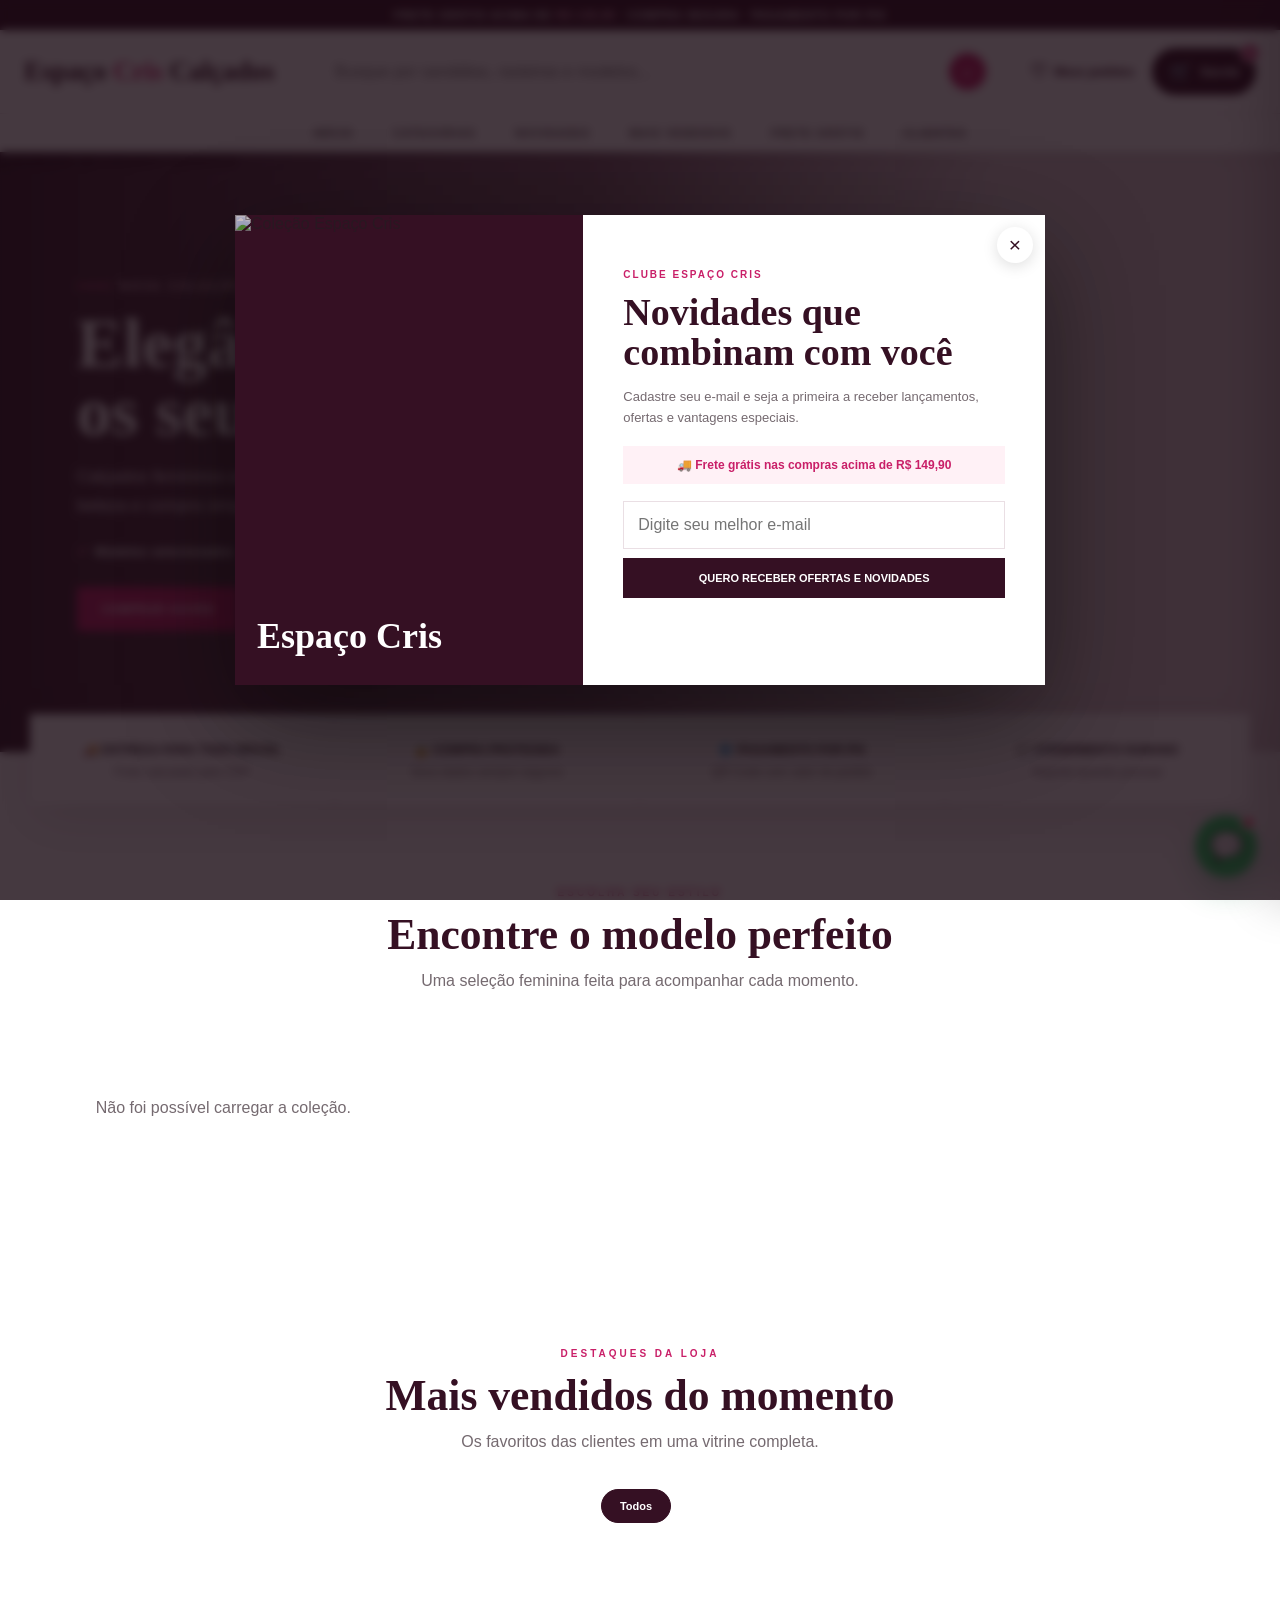
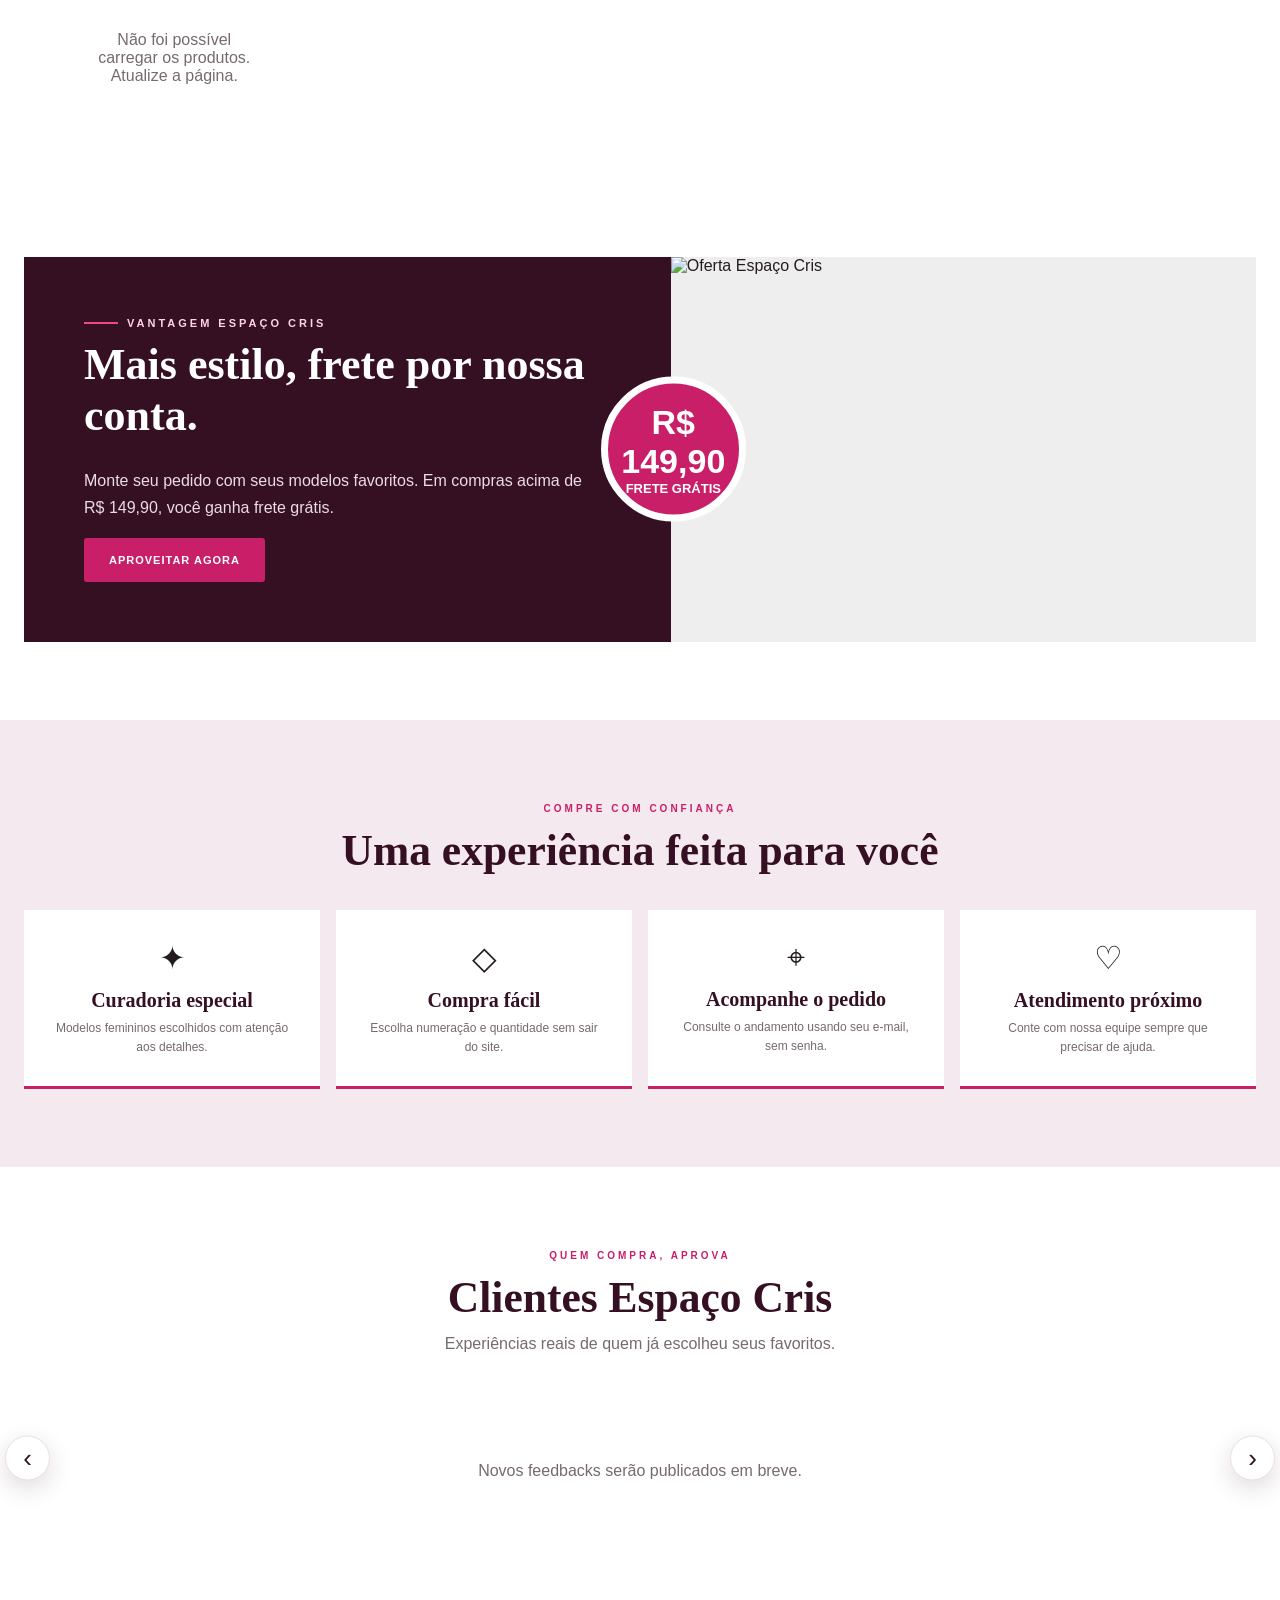
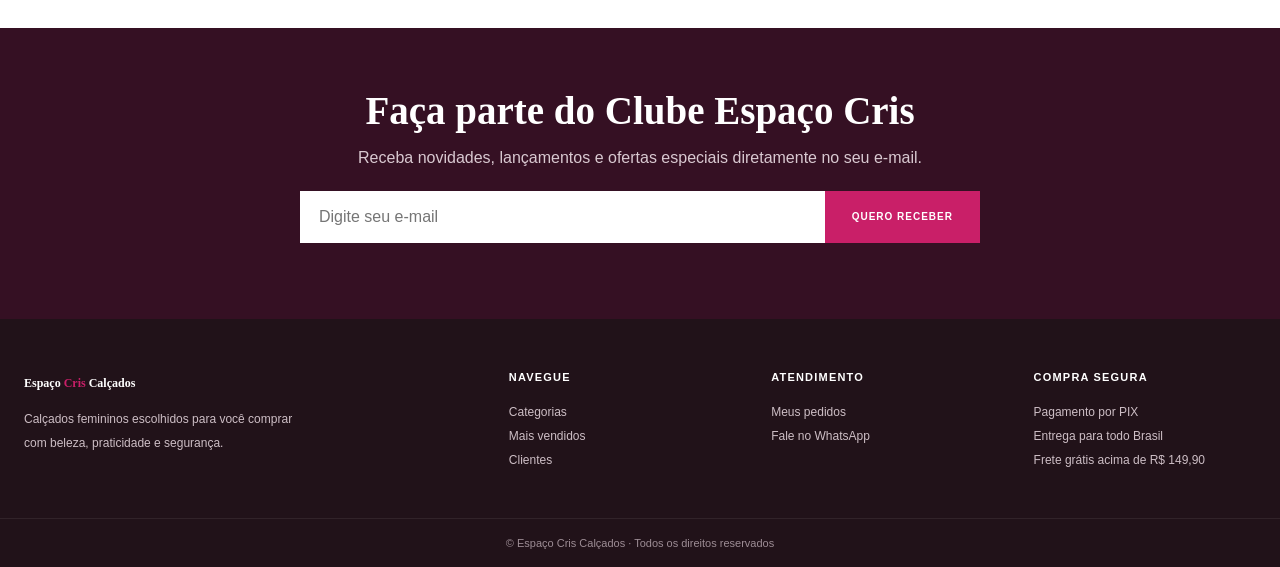
<file: index.html>
<!doctype html>
<html lang="pt-BR">
<head>
<script>
(function(){
  var hash=location.hash||'';
  var params=new URLSearchParams(hash.replace(/^#/,''));
  if(params.get('type')==='recovery'||params.get('error')){
    location.replace('/catalogo/'+location.search+hash);
  }
})();
</script>
<meta charset="utf-8"><meta name="viewport" content="width=device-width,initial-scale=1">
<meta name="description" content="Espaço Cris Calçados — sandálias, rasteiras e calçados femininos com compra segura.">
<title>Espaço Cris Calçados</title>
<style>
:root{--pink:#c91f68;--pink2:#f04787;--wine:#351023;--ink:#241c21;--muted:#756a70;--cream:#fbf8f6;--soft:#f6eef2;--line:#eadfe4;--green:#25d366;--shadow:0 18px 55px rgba(53,16,35,.12)}
*{box-sizing:border-box}html{scroll-behavior:smooth}body{margin:0;font-family:Arial,Helvetica,sans-serif;color:var(--ink);background:#fff}button,input{font:inherit}button,a{cursor:pointer}img{max-width:100%}
.topbar{background:var(--wine);color:#fff;text-align:center;padding:9px 16px;font-size:11px;font-weight:800;letter-spacing:1px;text-transform:uppercase}.topbar b{color:#ffb8d3}
header{position:sticky;top:0;z-index:40;background:#fffffff7;backdrop-filter:blur(12px);box-shadow:0 3px 20px #3510230d}.head{max-width:1320px;margin:auto;display:grid;grid-template-columns:260px 1fr auto;gap:30px;align-items:center;padding:18px 24px}.brand{font-family:Georgia,serif;font-size:27px;font-weight:900;color:var(--wine);text-decoration:none;white-space:nowrap}.brand span{color:var(--pink)}
.search{position:relative}.search input{width:100%;height:47px;border:1px solid var(--line);border-radius:50px;padding:0 50px 0 20px;background:#fff;outline:0;transition:.2s}.search input:focus{border-color:var(--pink);box-shadow:0 0 0 3px #c91f6812}.search button{position:absolute;right:5px;top:5px;width:37px;height:37px;border:0;border-radius:50%;background:var(--pink);color:#fff;font-size:18px}
.tools{display:flex;gap:9px;align-items:center}.tool{display:flex;gap:7px;align-items:center;border:0;background:none;color:var(--wine);text-decoration:none;font-size:12px;font-weight:800;padding:9px}.tool i{font-style:normal;font-size:19px}.bag{background:var(--wine);color:#fff;border-radius:50px;padding:12px 17px}
.nav{border-top:1px solid var(--line)}.navin{max-width:1320px;margin:auto;display:flex;justify-content:center;gap:39px;padding:13px 24px;overflow:auto}.nav a{color:#463840;text-decoration:none;font-size:11px;font-weight:900;letter-spacing:1.1px;text-transform:uppercase;white-space:nowrap}.nav a:hover{color:var(--pink)}
.hero{min-height:600px;position:relative;overflow:hidden;background:#eadde1}.hero-media{position:absolute;inset:0}.hero-media img{width:100%;height:100%;object-fit:cover;object-position:center;transition:opacity .55s,transform 7s}.hero-media img.swap{opacity:.25;transform:scale(1.05)}.hero:after{content:"";position:absolute;inset:0;background:linear-gradient(90deg,rgba(35,5,21,.9),rgba(55,12,35,.63) 46%,rgba(35,5,21,.05) 78%)}
.hero-inner{position:relative;z-index:2;max-width:1320px;min-height:600px;margin:auto;display:flex;align-items:center;padding:55px 6%}.hero-copy{max-width:660px;color:#fff}.kicker{display:inline-flex;align-items:center;gap:9px;font-size:11px;font-weight:900;letter-spacing:3px;text-transform:uppercase;color:#ffd4e4}.kicker:before{content:"";width:34px;height:2px;background:var(--pink2)}.hero h1{font-family:Georgia,serif;font-size:clamp(48px,5.4vw,78px);line-height:.98;margin:18px 0}.hero p{font-size:17px;line-height:1.7;max-width:580px;color:#f5eaf0}.hero-list{display:flex;gap:22px;flex-wrap:wrap;margin:23px 0 28px;font-size:13px;font-weight:800}.hero-list span:before{content:"✓";color:#ff80b2;margin-right:7px}
.btn{display:inline-flex;align-items:center;justify-content:center;border:1px solid transparent;background:var(--pink);color:#fff;text-decoration:none;padding:15px 24px;border-radius:3px;font-size:11px;font-weight:900;letter-spacing:1px;text-transform:uppercase;transition:.2s}.btn:hover{transform:translateY(-2px);box-shadow:0 10px 24px #2108163d}.btn.light{background:#fff;color:var(--wine);margin-left:8px}.btn.outline{background:transparent;border-color:#fff;color:#fff}
.trust{max-width:1220px;margin:-38px auto 0;position:relative;z-index:4;background:#fff;box-shadow:var(--shadow);display:grid;grid-template-columns:repeat(4,1fr)}.trust div{padding:24px 20px;text-align:center;border-right:1px solid var(--line)}.trust div:last-child{border:0}.trust strong{display:block;font-size:12px;text-transform:uppercase;margin:5px}.trust span{color:var(--muted);font-size:12px}
.section{max-width:1320px;margin:auto;padding:78px 24px}.heading{text-align:center;margin-bottom:35px}.heading small{color:var(--pink);font-size:10px;font-weight:900;letter-spacing:3px}.heading h2{font-family:Georgia,serif;color:var(--wine);font-size:clamp(32px,3.4vw,47px);margin:9px 0}.heading p{color:var(--muted);margin:0;line-height:1.6}
.cat-visuals{display:grid;grid-template-columns:repeat(3,1fr);gap:18px}.cat-card{height:350px;position:relative;overflow:hidden;background:var(--soft);text-decoration:none;color:#fff}.cat-card img{width:100%;height:100%;object-fit:cover;transition:.5s}.cat-card:hover img{transform:scale(1.05)}.cat-card:after{content:"";position:absolute;inset:35% 0 0;background:linear-gradient(transparent,#210814d6)}.cat-copy{position:absolute;z-index:2;left:25px;bottom:24px}.cat-copy small{letter-spacing:2px;font-size:10px;font-weight:800}.cat-copy h3{font-family:Georgia,serif;font-size:27px;margin:5px 0}.cat-copy span{font-size:11px;font-weight:800;border-bottom:1px solid #fff;padding-bottom:3px}
.products-section{background:#fff}.filters{display:flex;justify-content:center;gap:8px;flex-wrap:wrap;margin-bottom:34px}.pill{border:1px solid var(--line);background:#fff;color:#51434a;padding:10px 18px;border-radius:40px;font-size:11px;font-weight:900}.pill.active,.pill:hover{background:var(--wine);border-color:var(--wine);color:#fff}.carousel{position:relative}.track{display:grid;grid-template-columns:repeat(4,minmax(0,1fr));gap:46px 10px;padding:4px 0 24px}.card{min-width:0;background:#fff;transition:.25s;position:relative}.card:hover{transform:translateY(-4px)}.pic{aspect-ratio:1/1;overflow:hidden;background:#f5f2f3;position:relative}.pic img{width:100%;height:100%;object-fit:cover;transition:.5s}.card:hover img{transform:scale(1.025)}.badge{position:absolute;top:10px;left:10px;z-index:2;background:var(--pink);color:#fff;font-size:9px;font-weight:900;padding:7px 9px;text-transform:uppercase}.card-info{padding:11px 2px 0}.card-cat{font-size:11px;color:#8c8488;font-weight:600}.card-name{font-size:13px;font-weight:800;line-height:1.35;min-height:0;margin:6px 0}.price{color:#6e9f52;font-size:14px;font-weight:900}.old{color:#999;text-decoration:line-through;font-size:11px;margin-right:5px}.installment{display:none}.details{display:none}.arrow#prev,.arrow#next{display:none}.arrow{position:absolute;z-index:6;top:42%;transform:translateY(-50%);width:45px;height:45px;border-radius:50%;border:1px solid var(--line);background:#fff;color:var(--wine);font-size:26px;box-shadow:0 8px 25px #36102426}.arrow.prev{left:-19px}.arrow.next{right:-19px}
.sale{max-width:1320px;margin:auto;padding:0 24px 78px}.sale-box{min-height:330px;background:var(--wine);display:grid;grid-template-columns:1.05fr .95fr;overflow:hidden}.sale-copy{padding:60px;color:#fff;display:flex;flex-direction:column;justify-content:center}.sale-copy h2{font-family:Georgia,serif;font-size:44px;margin:10px 0}.sale-copy p{color:#ebdce4;line-height:1.7;max-width:520px}.sale-media{position:relative;background:#eee}.sale-media img{width:100%;height:100%;object-fit:cover}.sale-stamp{position:absolute;left:-70px;top:50%;transform:translateY(-50%);width:145px;height:145px;border-radius:50%;background:var(--pink);color:#fff;border:7px solid #fff;display:grid;place-items:center;text-align:center;font-weight:900;font-size:13px}.sale-stamp strong{display:block;font-size:34px}
.benefits{background:#f4e9ee}.benefit-grid{display:grid;grid-template-columns:repeat(4,1fr);gap:16px}.benefit{background:#fff;padding:29px;text-align:center;border-bottom:3px solid var(--pink)}.benefit i{font-style:normal;font-size:32px}.benefit h3{font-family:Georgia,serif;color:var(--wine);font-size:20px;margin:12px 0 7px}.benefit p{font-size:12px;color:var(--muted);line-height:1.6;margin:0}
.feedback-track{display:flex;gap:16px;overflow:hidden}.feedback-card{flex:0 0 calc((100% - 48px)/4);background:#fff;border:1px solid var(--line);box-shadow:0 9px 28px #3510230b}.feedback-card img{width:100%;height:360px;display:block;object-fit:cover}.stars{text-align:center;padding:12px;color:#d3a20a;letter-spacing:3px}
.newsletter{background:var(--wine);color:#fff}.newsin{max-width:940px;margin:auto;text-align:center;padding:60px 24px}.newsin h2{font-family:Georgia,serif;font-size:39px;margin:0 0 9px}.newsin p{color:#d9c9d1}.newsin form{display:flex;max-width:680px;margin:24px auto 0}.newsin input{flex:1;border:0;padding:17px 19px;outline:0}.newsin button{border:0;background:var(--pink);color:#fff;padding:0 27px;font-size:10px;font-weight:900;letter-spacing:1px}
footer{background:#211219;color:#fff}.foot{max-width:1320px;margin:auto;padding:52px 24px 34px;display:grid;grid-template-columns:2fr 1fr 1fr 1fr;gap:40px}.foot h4{font-size:11px;letter-spacing:1.2px;text-transform:uppercase;margin:0 0 17px}.foot p,.foot a{color:#cdbec5;text-decoration:none;font-size:12px;line-height:2}.copyright{border-top:1px solid #ffffff12;text-align:center;color:#9d8d95;font-size:11px;padding:18px}
.float{position:fixed;right:23px;bottom:23px;z-index:50;width:58px;height:58px;border-radius:50%;background:var(--green);color:#fff;text-decoration:none;display:grid;place-items:center;font-size:25px;box-shadow:0 10px 30px #0003}.loading,.empty{min-width:100%;padding:70px;text-align:center;color:var(--muted)}
.overlay{position:fixed;inset:0;z-index:100;background:#170811cc;display:grid;place-items:center;padding:18px;backdrop-filter:blur(5px)}.overlay.hidden{display:none}.popup{width:min(810px,100%);display:grid;grid-template-columns:43% 57%;background:#fff;box-shadow:0 35px 100px #0007;position:relative}.popup-art{min-height:470px;background:var(--wine);position:relative;overflow:hidden}.popup-art img{width:100%;height:100%;object-fit:cover;opacity:.72}.popup-art:after{content:"Espaço Cris";position:absolute;inset:auto 22px 28px;color:#fff;font-family:Georgia,serif;font-size:36px;font-weight:900}.popup-content{padding:49px 40px}.popup-content small{color:var(--pink);font-size:10px;font-weight:900;letter-spacing:2px}.popup-content h2{font-family:Georgia,serif;color:var(--wine);font-size:38px;line-height:1.05;margin:11px 0}.popup-content p{font-size:13px;color:var(--muted);line-height:1.65}.free{background:#fff1f6;color:var(--pink);padding:12px;text-align:center;font-size:12px;font-weight:900;margin:17px 0}.popup input{width:100%;border:1px solid var(--line);padding:14px;margin-bottom:9px}.popup button[type=submit]{width:100%;border:0;background:var(--wine);color:#fff;padding:14px;font-size:11px;font-weight:900}.close{position:absolute;right:12px;top:12px;z-index:3;width:36px;height:36px;border:0;border-radius:50%;background:#fff;color:var(--wine);font-size:21px;box-shadow:0 3px 15px #0002}
@media(max-width:1000px){.head{grid-template-columns:1fr auto}.search{grid-row:2;grid-column:1/-1}.track{grid-template-columns:repeat(3,minmax(0,1fr))}.benefit-grid{grid-template-columns:repeat(2,1fr)}.feedback-card{flex-basis:calc((100% - 32px)/3)}.foot{grid-template-columns:2fr 1fr 1fr}.foot>div:last-child{display:none}}
@media(max-width:700px){.topbar{font-size:9px}.head{padding:13px 14px;gap:9px}.brand{font-size:22px}.tool span{display:none}.tool{padding:7px}.bag{padding:10px 12px}.navin{justify-content:flex-start;padding:11px 14px;gap:25px}.hero,.hero-inner{min-height:520px}.hero-inner{padding:45px 22px}.hero h1{font-size:44px}.hero p{font-size:14px}.hero-list{gap:10px;display:grid}.btn{padding:14px 17px}.trust{margin:0;grid-template-columns:repeat(2,1fr)}.trust div:nth-child(2){border-right:0}.section{padding:58px 13px}.cat-visuals{grid-template-columns:1fr;gap:10px}.cat-card{height:260px}.track{grid-template-columns:repeat(2,minmax(0,1fr));gap:34px 8px}.arrow{width:38px;height:38px}.arrow.prev{left:3px}.arrow.next{right:3px}.sale{padding:0 13px 58px}.sale-box{grid-template-columns:1fr}.sale-copy{padding:38px 25px}.sale-copy h2{font-size:35px}.sale-media{height:260px}.sale-stamp{left:20px;top:-65px;transform:none;width:125px;height:125px}.benefit-grid{grid-template-columns:1fr 1fr;gap:8px}.benefit{padding:21px 12px}.feedback-card{flex-basis:calc((100% - 10px)/2)}.feedback-track{gap:10px}.feedback-card img{height:285px}.newsin form{display:block}.newsin input,.newsin button{width:100%;height:50px}.foot{grid-template-columns:1fr;gap:20px}.foot>div:last-child{display:block}.popup{grid-template-columns:1fr}.popup-art{display:none}.popup-content{padding:43px 24px}.popup-content h2{font-size:32px}}

/* Atendimento automático Espaço Cris */
.chat-launch{position:fixed;right:23px;bottom:23px;z-index:80;width:62px;height:62px;border:0;border-radius:50%;background:#25d366;color:#fff;display:grid;place-items:center;font-size:28px;box-shadow:0 12px 32px #0c713c55;transition:.2s}.chat-launch:hover{transform:translateY(-3px) scale(1.03)}.chat-launch .chat-dot{position:absolute;right:1px;top:0;width:15px;height:15px;border-radius:50%;background:#ff3b68;border:3px solid #fff}
.chat-window{position:fixed;right:22px;bottom:96px;z-index:90;width:min(380px,calc(100vw - 24px));height:min(590px,calc(100vh - 125px));background:#fff;border-radius:20px;box-shadow:0 25px 80px #3510234d;overflow:hidden;display:flex;flex-direction:column;border:1px solid #eadfe4}.chat-window.hidden{display:none}.chat-head{background:linear-gradient(135deg,#351023,#9d174d);color:#fff;padding:16px;display:flex;align-items:center;gap:11px}.chat-avatar{width:46px;height:46px;border-radius:50%;display:block;background:#fff3f7;border:2px solid #fff;box-shadow:0 3px 12px #0003;overflow:hidden;flex:0 0 46px}.chat-avatar img{width:100%;height:100%;display:block;object-fit:cover}.chat-head-copy{flex:1}.chat-head-copy b{display:block;font-size:15px}.chat-head-copy small{color:#dfffea;font-size:11px}.chat-close{border:0;background:#ffffff18;color:#fff;width:34px;height:34px;border-radius:50%;font-size:20px}.chat-messages{flex:1;overflow:auto;padding:15px;background:#fbf7f9;display:flex;flex-direction:column;gap:9px}.chat-msg{max-width:86%;padding:11px 13px;border-radius:15px;font-size:13px;line-height:1.45;white-space:pre-line}.chat-msg.bot{align-self:flex-start;background:#fff;color:#33232b;border-bottom-left-radius:4px;box-shadow:0 3px 12px #35102310}.chat-msg.user{align-self:flex-end;background:#8f1748;color:#fff;border-bottom-right-radius:4px}.chat-typing{align-self:flex-start;background:#fff;padding:12px 16px;border-radius:15px;border-bottom-left-radius:4px;box-shadow:0 3px 12px #35102310;display:flex;gap:5px}.chat-typing i{width:7px;height:7px;border-radius:50%;background:#9d7c8b;animation:crisTyping 1.15s infinite ease-in-out}.chat-typing i:nth-child(2){animation-delay:.16s}.chat-typing i:nth-child(3){animation-delay:.32s}@keyframes crisTyping{0%,60%,100%{transform:translateY(0);opacity:.45}30%{transform:translateY(-5px);opacity:1}}.chat-form{display:flex;gap:8px;padding:11px;background:#fff;border-top:1px solid #eadfe4}.chat-form input{min-width:0;flex:1;border:1px solid #eadfe4;border-radius:999px;padding:11px 14px;outline:0}.chat-form input:focus{border-color:#c91f68}.chat-send{border:0;border-radius:50%;width:42px;height:42px;background:#c91f68;color:#fff;font-size:18px}.chat-human{color:#08783d;font-weight:900;text-decoration:none}
@media(max-width:700px){.chat-launch{right:16px;bottom:18px}.chat-window{right:8px;bottom:88px;width:calc(100vw - 16px);height:min(590px,calc(100vh - 105px));border-radius:17px}}
</style>
<meta name="theme-color" content="#8f1748"><meta name="apple-mobile-web-app-capable" content="yes"><meta name="apple-mobile-web-app-title" content="Espaço Cris"><link rel="manifest" href="/manifest-loja.webmanifest"><link rel="icon" type="image/png" sizes="192x192" href="/icons/espaco-cris-192.png"><link rel="apple-touch-icon" sizes="180x180" href="/icons/espaco-cris-apple-180.png"></head>
<body>
<div class="overlay" id="offer"><div class="popup"><button class="close" id="closeOffer" aria-label="Fechar">×</button><div class="popup-art"><img id="popupImage" alt="Coleção Espaço Cris"></div><div class="popup-content"><small>CLUBE ESPAÇO CRIS</small><h2>Novidades que combinam com você</h2><p>Cadastre seu e-mail e seja a primeira a receber lançamentos, ofertas e vantagens especiais.</p><div class="free">🚚 Frete grátis nas compras acima de R$ 149,90</div><form id="offerForm"><input id="offerEmail" type="email" placeholder="Digite seu melhor e-mail" required><button type="submit">QUERO RECEBER OFERTAS E NOVIDADES</button></form><p id="offerMsg"></p></div></div></div>
<div class="topbar">Frete grátis acima de <b>R$ 149,90</b> · Compra segura · Pagamento por PIX</div>
<header><div class="head"><a class="brand" href="#">Espaço <span>Cris</span> Calçados</a><div class="search"><input id="search" placeholder="Busque por sandálias, rasteiras e modelos..."><button aria-label="Pesquisar">⌕</button></div><div class="tools"><a class="tool" href="pedido.html"><i>♡</i><span>Meus pedidos</span></a><button class="tool bag" type="button"><i>🛒</i><span>Sacola</span></button></div></div><nav class="nav"><div class="navin"><a href="#">Início</a><a href="#categorias">Categorias</a><a href="#produtos">Novidades</a><a href="#produtos">Mais vendidos</a><a href="#ofertas">Frete grátis</a><a href="#feedbacks">Clientes</a></div></nav></header>
<section class="hero"><div class="hero-media"><img id="heroImage" alt="Coleção de calçados femininos"></div><div class="hero-inner"><div class="hero-copy"><div class="kicker">Nova coleção Espaço Cris</div><h1>Elegância para todos os seus passos.</h1><p>Calçados femininos escolhidos para transformar seus looks, com conforto, beleza e compra simples pelo próprio site.</p><div class="hero-list"><span>Modelos selecionados</span><span>Frete calculado pelo CEP</span><span>Pagamento por PIX</span></div><a class="btn" href="#produtos">Comprar agora</a><a class="btn light" href="#categorias">Ver categorias</a></div></div></section>
<div class="trust"><div><strong>🚚 Entrega para todo Brasil</strong><span>Frete calculado pelo CEP</span></div><div><strong>🔒 Compra protegida</strong><span>Seus dados sempre seguros</span></div><div><strong>💠 Pagamento por PIX</strong><span>QR Code com valor do pedido</span></div><div><strong>💬 Atendimento humano</strong><span>Suporte quando precisar</span></div></div>
<section class="section" id="categorias"><div class="heading"><small>ESCOLHA SEU ESTILO</small><h2>Encontre o modelo perfeito</h2><p>Uma seleção feminina feita para acompanhar cada momento.</p></div><div class="cat-visuals" id="categoryVisuals"><div class="loading">Carregando coleção...</div></div></section>
<section class="products-section" id="produtos"><div class="section"><div class="heading"><small>DESTAQUES DA LOJA</small><h2>Mais vendidos do momento</h2><p>Os favoritos das clientes em uma vitrine completa.</p></div><div class="filters"><button class="pill active" data-cat="all">Todos</button><span id="cats"></span></div><div class="carousel"><button class="arrow prev" id="prev" aria-label="Anterior">‹</button><main class="track" id="grid"><div class="loading">Carregando produtos...</div></main><button class="arrow next" id="next" aria-label="Próximo">›</button></div></div></section>
<section class="sale" id="ofertas"><div class="sale-box"><div class="sale-copy"><div class="kicker">Vantagem Espaço Cris</div><h2>Mais estilo, frete por nossa conta.</h2><p>Monte seu pedido com seus modelos favoritos. Em compras acima de R$ 149,90, você ganha frete grátis.</p><div><a class="btn" href="#produtos">Aproveitar agora</a></div></div><div class="sale-media"><img id="saleImage" alt="Oferta Espaço Cris"><div class="sale-stamp"><div><strong>R$ 149,90</strong>FRETE GRÁTIS</div></div></div></div></section>
<section class="benefits"><div class="section"><div class="heading"><small>COMPRE COM CONFIANÇA</small><h2>Uma experiência feita para você</h2></div><div class="benefit-grid"><article class="benefit"><i>✦</i><h3>Curadoria especial</h3><p>Modelos femininos escolhidos com atenção aos detalhes.</p></article><article class="benefit"><i>◇</i><h3>Compra fácil</h3><p>Escolha numeração e quantidade sem sair do site.</p></article><article class="benefit"><i>⌖</i><h3>Acompanhe o pedido</h3><p>Consulte o andamento usando seu e-mail, sem senha.</p></article><article class="benefit"><i>♡</i><h3>Atendimento próximo</h3><p>Conte com nossa equipe sempre que precisar de ajuda.</p></article></div></div></section>
<section class="section" id="feedbacks"><div class="heading"><small>QUEM COMPRA, APROVA</small><h2>Clientes Espaço Cris</h2><p>Experiências reais de quem já escolheu seus favoritos.</p></div><div class="carousel"><button class="arrow prev" id="fprev" aria-label="Anterior">‹</button><div class="feedback-track" id="feedbackGrid"><div class="loading">Carregando avaliações...</div></div><button class="arrow next" id="fnext" aria-label="Próximo">›</button></div></section>
<section class="newsletter"><div class="newsin"><h2>Faça parte do Clube Espaço Cris</h2><p>Receba novidades, lançamentos e ofertas especiais diretamente no seu e-mail.</p><form id="newsletterForm"><input id="newsletterEmail" type="email" placeholder="Digite seu e-mail" required><button>QUERO RECEBER</button></form><p id="newsletterMsg"></p></div></section>
<footer><div class="foot"><div><a class="brand" style="color:#fff" href="#">Espaço <span>Cris</span> Calçados</a><p>Calçados femininos escolhidos para você comprar<br>com beleza, praticidade e segurança.</p></div><div><h4>Navegue</h4><a href="#categorias">Categorias</a><br><a href="#produtos">Mais vendidos</a><br><a href="#feedbacks">Clientes</a></div><div><h4>Atendimento</h4><a href="pedido.html">Meus pedidos</a><br><a href="https://wa.me/5527997787772" target="_blank">Fale no WhatsApp</a></div><div><h4>Compra segura</h4><p>Pagamento por PIX<br>Entrega para todo Brasil<br>Frete grátis acima de R$ 149,90</p></div></div><div class="copyright">© Espaço Cris Calçados · Todos os direitos reservados</div></footer>

<button class="chat-launch" id="chatLaunch" aria-label="Abrir atendimento automático">💬<span class="chat-dot"></span></button>
<section class="chat-window hidden" id="chatWindow" aria-label="Atendimento automático Espaço Cris">
 <header class="chat-head"><div class="chat-avatar"><img src="/icons/espaco-cris-192.png" alt="Logo Espaço Cris Calçados"></div><div class="chat-head-copy"><b>Cris • Atendimento</b><small>● Online agora</small></div><button class="chat-close" id="chatClose" aria-label="Fechar">×</button></header>
 <div class="chat-messages" id="chatMessages"></div>
 <form class="chat-form" id="chatForm"><input id="chatInput" placeholder="Digite sua dúvida..." autocomplete="off"><button class="chat-send" aria-label="Enviar">➤</button></form>
</section>
<script>
const S={url:'https://nnhljxmmrqekoxcapdkm.supabase.co',key:'sb_publishable_mPNEE_t2HTfU5f2rUDwrig_u9ls7HrE',site:'https://espacocriscalcados.shop'};
const $=s=>document.querySelector(s),money=v=>Number(v||0).toLocaleString('pt-BR',{style:'currency',currency:'BRL'});let products=[],active='all';
async function api(path){const r=await fetch(S.url+'/rest/v1/'+path,{headers:{apikey:S.key,Authorization:'Bearer '+S.key}});if(!r.ok)throw Error(r.status);return r.json()}
function esc(v){return String(v||'').replace(/[&<>"']/g,c=>({'&':'&amp;','<':'&lt;','>':'&gt;','"':'&quot;',"'":'&#39;'}[c]))}
function category(p){const n=(p.nome||'').toLowerCase();if(n.includes('rasteira'))return'Rasteiras';if(n.includes('sandália')||n.includes('sandalia'))return'Sandálias';if(n.includes('chinelo'))return'Chinelos';if(n.includes('tamanco'))return'Tamancos';return'Calçados'}
function imageOf(p){return p.images&&p.images[0]||''}function currentPrice(p){const a=Number(p.preco_promocional||0),b=Number(p.preco||0);return a>0&&a<b?a:b}
function priceOf(p){const a=Number(p.preco_promocional||0),b=Number(p.preco||0);return a>0&&a<b?'<span class="old">'+money(b)+'</span><span class="price">'+money(a)+'</span>':'<span class="price">'+money(b)+'</span>'}
function render(){const q=$('#search').value.toLowerCase().trim();const list=products.filter(p=>(active==='all'||category(p).toLowerCase()===active)&&String(p.nome||'').toLowerCase().includes(q));$('#grid').innerHTML=list.length?list.map(p=>{const id=encodeURIComponent(p.id),name=esc(p.nome||'Produto'),img=esc(imageOf(p)),install=currentPrice(p)/3,url=S.site+'/produto.html?id='+id;return '<article class="card"><a href="'+url+'"><div class="pic">'+(p.destaque?'<span class="badge">Mais vendido</span>':'')+'<img loading="lazy" src="'+img+'" alt="'+name+'"></div></a><div class="card-info"><div class="card-cat">'+category(p)+'</div><div class="card-name">'+name+'</div><div>'+priceOf(p)+'</div><div class="installment">ou 3x de '+money(install)+' no cartão</div><a class="details" href="'+url+'">Ver produto</a></div></article>'}).join(''):'<div class="empty">Nenhum produto encontrado.</div>'}
function setupCats(){const cats=[...new Set(products.map(category))];$('#cats').innerHTML=cats.map(c=>'<button class="pill" data-cat="'+c.toLowerCase()+'">'+c+'</button>').join('');document.querySelectorAll('[data-cat]').forEach(b=>b.onclick=()=>{active=b.dataset.cat;document.querySelectorAll('.pill').forEach(x=>x.classList.toggle('active',x===b));render()})}
function buildCategories(){const names=[...new Set(products.map(category))].slice(0,3);const cards=names.map((name,i)=>{const p=products.find(x=>category(x)===name&&imageOf(x))||products[i];return '<a class="cat-card" href="#produtos" data-filter="'+name.toLowerCase()+'"><img loading="lazy" src="'+esc(imageOf(p))+'" alt="'+name+'"><div class="cat-copy"><small>COLEÇÃO</small><h3>'+name+'</h3><span>Ver modelos</span></div></a>'});$('#categoryVisuals').innerHTML=cards.join('');document.querySelectorAll('[data-filter]').forEach(a=>a.onclick=()=>{active=a.dataset.filter;document.querySelectorAll('.pill').forEach(x=>x.classList.toggle('active',x.dataset.cat===active));render()})}
function setupLoop(track){setInterval(()=>{if(!track.matches(':hover')){if(track.scrollLeft+track.clientWidth>=track.scrollWidth-10)track.scrollTo({left:0,behavior:'smooth'});else track.scrollBy({left:Math.max(230,track.clientWidth*.27),behavior:'smooth'})}},3800)}
async function saveEmail(email){const address=email.trim().toLowerCase();const rpc=await fetch(S.url+'/rest/v1/rpc/cadastrar_newsletter_e_enviar_catalogo',{method:'POST',headers:{apikey:S.key,Authorization:'Bearer '+S.key,'Content-Type':'application/json'},body:JSON.stringify({p_email:address,p_website:S.site})});const rd=await rpc.json().catch(()=>({}));if(rpc.ok&&rd.ok!==false)return rd;const r=await fetch(S.url+'/functions/v1/newsletter-cadastro',{method:'POST',headers:{apikey:S.key,'Content-Type':'application/json'},body:JSON.stringify({email:address,consentimento:true,website:S.site})});const d=await r.json().catch(()=>({}));if(!r.ok||d.ok===false)throw Error(d.error||rd.error||'cadastro');return d}
async function submitEmail(form,input,msg){const btn=form.querySelector('button'),old=btn.textContent;btn.disabled=true;btn.textContent='SALVANDO...';try{const out=await saveEmail(input.value);msg.textContent=Number(out.enviados||0)>0?'✅ Catálogo enviado! Confira também Promoções e Spam.':'✅ Cadastro realizado! Se já recebeu antes, os próximos chegam de 12 em 12h.';input.value=''}catch{msg.textContent='Não foi possível cadastrar agora.'}finally{btn.disabled=false;btn.textContent=old}}
async function loadFeedbacks(){let rows=[];try{rows=await api('feedbacks?select=titulo,imagem_url,ordem&ativo=eq.true&order=ordem.asc')}catch{};if(!rows.length){$('#feedbackGrid').innerHTML='<div class="empty">Novos feedbacks serão publicados em breve.</div>';return}$('#feedbackGrid').innerHTML=rows.map((x,i)=>'<div class="feedback-card"><img loading="lazy" src="'+esc(x.imagem_url)+'" alt="Feedback de cliente '+(i+1)+'"><div class="stars">★★★★★</div></div>').join('');setupLoop($('#feedbackGrid'))}
async function load(){try{const rows=await api('produtos?select=id,nome,descricao,preco,preco_promocional,ativo,destaque&ativo=eq.true&order=destaque.desc,created_at.desc');for(let i=0;i<rows.length;i+=35){const batch=rows.slice(i,i+35),imgs=await Promise.all(batch.map(p=>api('produto_imagens?select=url,ordem&produto_id=eq.'+encodeURIComponent(p.id)+'&order=ordem.asc')));batch.forEach((p,j)=>p.images=imgs[j].map(x=>x.url))}products=rows;setupCats();buildCategories();render();const photos=products.flatMap(p=>p.images||[]).filter(Boolean);if(photos.length){let n=0,hero=$('#heroImage');hero.src=photos[0];$('#saleImage').src=photos[Math.min(4,photos.length-1)];$('#popupImage').src=photos[Math.min(2,photos.length-1)];setInterval(()=>{hero.classList.add('swap');setTimeout(()=>{n=(n+1)%Math.min(photos.length,10);hero.src=photos[n];hero.classList.remove('swap')},550)},5200)}setupLoop($('#grid'))}catch(e){$('#grid').innerHTML='<div class="empty">Não foi possível carregar os produtos. Atualize a página.</div>';$('#categoryVisuals').innerHTML='<div class="empty">Não foi possível carregar a coleção.</div>'}}
$('#search').addEventListener('input',()=>{render();if($('#search').value.trim())$('#produtos').scrollIntoView()});$('#prev').onclick=()=>$('#grid').scrollBy({left:-$('#grid').clientWidth*.8,behavior:'smooth'});$('#next').onclick=()=>$('#grid').scrollBy({left:$('#grid').clientWidth*.8,behavior:'smooth'});$('#fprev').onclick=()=>$('#feedbackGrid').scrollBy({left:-$('#feedbackGrid').clientWidth*.8,behavior:'smooth'});$('#fnext').onclick=()=>$('#feedbackGrid').scrollBy({left:$('#feedbackGrid').clientWidth*.8,behavior:'smooth'});
const offer=$('#offer');$('#closeOffer').onclick=()=>offer.classList.add('hidden');offer.onclick=e=>{if(e.target===offer)offer.classList.add('hidden')};$('#offerForm').onsubmit=e=>{e.preventDefault();submitEmail(e.currentTarget,$('#offerEmail'),$('#offerMsg'))};$('#newsletterForm').onsubmit=e=>{e.preventDefault();submitEmail(e.currentTarget,$('#newsletterEmail'),$('#newsletterMsg'))};load();loadFeedbacks();
</script>
<script src="cart.js"></script>

<script>
(function(){
 const launch=document.getElementById('chatLaunch'),win=document.getElementById('chatWindow'),close=document.getElementById('chatClose'),messages=document.getElementById('chatMessages'),form=document.getElementById('chatForm'),input=document.getElementById('chatInput');
 const state={name:'',lastTopic:'',lastProducts:[],selectedProduct:null,selectedSize:'',selectedQty:0};
 const norm=v=>String(v||'').toLowerCase().normalize('NFD').replace(/[\u0300-\u036f]/g,'');
 const reais=v=>Number(v||0).toLocaleString('pt-BR',{style:'currency',currency:'BRL'});
 function msg(text,who='bot'){const d=document.createElement('div');d.className='chat-msg '+who;d.textContent=text;messages.appendChild(d);messages.scrollTop=messages.scrollHeight}
 function typing(){const d=document.createElement('div');d.className='chat-typing';d.setAttribute('aria-label','Cris está digitando');d.innerHTML='<i></i><i></i><i></i>';messages.appendChild(d);messages.scrollTop=messages.scrollHeight;return d}
 function mainMenu(prefix){
   state.lastTopic='main_menu';
   msg((prefix||'Oi! Eu sou a Cris, da Espaço Cris Calçados. 😊')+'\n\nComo posso te ajudar hoje? Digite o número da opção desejada:\n\n1️⃣ Encontrar um produto\n2️⃣ Consultar tamanho e numeração\n3️⃣ Frete e entrega\n4️⃣ Pagamento por PIX\n5️⃣ Acompanhar meu pedido\n6️⃣ Quero ser revendedora');
 }
 function greeting(){if(messages.children.length)return;mainMenu('Oi! Eu sou a Cris, da Espaço Cris Calçados. 😊 Que bom ter você aqui!')}
 function allProducts(){try{return typeof products!=='undefined'&&Array.isArray(products)?products:[]}catch(e){return[]}}
 function salePrice(p){const promo=Number(p.preco_promocional||0),normal=Number(p.preco||0);return promo>0&&promo<normal?promo:normal}
 async function sizesFor(ids,size){
   if(!ids.length)return[];
   let path='produto_tamanhos?select=produto_id,tamanho,estoque,ativo&produto_id=in.('+ids.join(',')+')&ativo=eq.true&estoque=gt.0&order=tamanho.asc';
   if(size)path+='&tamanho=eq.'+encodeURIComponent(size);
   try{return await api(path)}catch(e){return[]}
 }
 function resetChoice(){state.selectedProduct=null;state.selectedSize='';state.selectedQty=0}
 async function recommend(raw){
   resetChoice();
   const q=norm(raw),wanted=(q.match(/\b(3[4-9]|40)\b/)||[])[1]||'';
   let list=allProducts();
   if(/rasteir/.test(q))list=list.filter(p=>norm(p.nome).includes('rasteir'));
   else if(/sandalia/.test(q)){const exact=list.filter(p=>norm(p.nome).includes('sandalia'));if(exact.length)list=exact}
   else if(/tamanco/.test(q))list=list.filter(p=>norm(p.nome).includes('tamanco'));
   else if(/chinelo/.test(q))list=list.filter(p=>norm(p.nome).includes('chinelo'));
   const colors=['preta','preto','nude','dourada','dourado','caramelo','branca','branco','rosa','prata'];
   const color=colors.find(x=>q.includes(x));if(color){const colored=list.filter(p=>norm(p.nome+' '+(p.descricao||'')).includes(color.replace(/a$/,'')));if(colored.length)list=colored}
   if(/basic/.test(q)){const clean=list.filter(p=>!/(brilho|strass|crystal|cristal|glitter|pedraria|shine|glam)/.test(norm(p.nome+' '+(p.descricao||''))));if(clean.length)list=clean}
   if(/brilho|strass|cristal|crystal|glitter|pedraria/.test(q)){const shine=list.filter(p=>/(brilho|strass|crystal|cristal|glitter|pedraria|shine|glam)/.test(norm(p.nome+' '+(p.descricao||''))));if(shine.length)list=shine}
   let sizeRows=[];
   if(wanted){sizeRows=await sizesFor(list.map(p=>p.id),wanted);const ids=new Set(sizeRows.map(x=>x.produto_id));list=list.filter(p=>ids.has(p.id))}
   list=list.slice(0,4);
   if(!list.length){msg(wanted?'Não encontrei esse estilo no número '+wanted+' agora. Você prefere que eu procure outra cor mantendo o 35, ou outro número?':'Não encontrei exatamente esse estilo. Me diga outra cor ou outro tipo de calçado que eu procuro para você.');state.lastTopic='alternatives';return}
   if(!wanted)sizeRows=await sizesFor(list.map(p=>p.id),'');
   state.lastProducts=list.map(p=>({product:p,sizes:[...new Set(sizeRows.filter(x=>x.produto_id===p.id).map(x=>String(x.tamanho)))]}));
   const lines=state.lastProducts.map((item,i)=>(i+1)+'. '+item.product.nome+' — '+reais(salePrice(item.product))+(item.sizes.length?'\n   Tamanhos: '+item.sizes.join(', '):''));
   state.lastTopic='choose_product';
   msg((wanted?'Encontrei estas opções no número '+wanted+':':'Separei estas opções para você:')+'\n\n'+lines.join('\n\n')+'\n\nQual você escolhe? Responda com o número de 1 a '+list.length+'.');
 }
 async function chooseProduct(index){
   const item=state.lastProducts[index-1];if(!item){msg('Essa opção não está na lista. Escolha um número de 1 a '+state.lastProducts.length+'.');return}
   state.selectedProduct=item.product;state.selectedSize='';state.selectedQty=0;
   if(!item.sizes.length)item.sizes=(await sizesFor([item.product.id],'')).map(x=>String(x.tamanho));
   state.lastTopic='choose_size';
   msg('Você escolheu '+item.product.nome+', no valor de '+reais(salePrice(item.product))+'.\nTamanhos disponíveis: '+(item.sizes.join(', ')||'consulte disponibilidade')+'.\nQual numeração você deseja?');
 }
 async function chooseSize(size){
   const item=state.lastProducts.find(x=>x.product.id===state.selectedProduct?.id);
   const available=item?.sizes||[];
   if(available.length&&!available.includes(size)){msg('Esse modelo não está disponível no '+size+'. Tenho estes tamanhos: '+available.join(', ')+'. Qual deles você prefere?');return}
   state.selectedSize=size;state.lastTopic='choose_qty';
   msg('Certo, número '+size+'. Quantos pares você deseja?');
 }
 function chooseQty(qty){
   if(qty<1||qty>20){msg('Digite uma quantidade de 1 a 20 pares.');return}
   state.selectedQty=qty;state.lastTopic='confirm_item';
   const unit=salePrice(state.selectedProduct),total=unit*qty;
   msg('Só para confirmar:\n\n'+state.selectedProduct.nome+'\nTamanho: '+state.selectedSize+'\nQuantidade: '+qty+'\nValor unitário: '+reais(unit)+'\nTotal: '+reais(total)+'\n\nEstá correto?');
 }
 async function answer(raw){
   const q=raw.trim(),s=norm(q),number=Number((s.match(/^\s*(\d{1,2})\s*$/)||[])[1]||0);
   if(state.lastTopic==='choose_product'&&number>=1&&number<=state.lastProducts.length){await chooseProduct(number);return}
   if(state.lastTopic==='choose_size'&&/^(3[4-9]|40)$/.test(s)){await chooseSize(s);return}
   if(state.lastTopic==='choose_qty'&&number){chooseQty(number);return}
   if(state.lastTopic==='main_menu'&&number>=1&&number<=6){
     if(number===1){state.lastTopic='product_help';msg('Claro! 😊 Me diga qual modelo você procura, a cor e a numeração. Exemplo: “rasteira preta número 35”.');return}
     if(number===2){state.lastTopic='size';msg('Vamos conferir! Me diga o tipo de calçado e sua numeração. Exemplo: “sandália número 36”.');return}
     if(number===3){state.lastTopic='shipping';msg('Eu te ajudo com a entrega. 🚚 Digite seu CEP para consultar. Lembrando: o frete é grátis nas compras acima de R$ 149,90.');return}
     if(number===4){state.lastTopic='payment';msg('O pagamento é feito por PIX. Na finalização do pedido aparecem o QR Code e o código Copia e Cola com o valor certinho. Se tiver outra dúvida sobre o pagamento, pode me perguntar.');return}
     if(number===5){state.lastTopic='order';msg('Vamos verificar seu pedido. Me informe o número do pedido e o nome usado na compra. Não envie senha nem código do banco.');return}
     if(number===6){state.lastTopic='reseller';msg('Que bom saber do seu interesse! 💗 Para ser revendedora, você cria seu usuário e senha, confirma o e-mail e aguarda a aprovação. Depois da liberação, já pode montar pedidos pelo catálogo de revenda.');return}
   }
   if(state.lastTopic==='confirm_item'&&/^(sim|s|certo|correto|confirmo|pode)$/.test(s)){state.lastTopic='confirmed';msg('Perfeito! Guardei exatamente esse modelo, tamanho e quantidade. Para continuar o atendimento, me diga o nome completo de quem vai receber o pedido.');return}
   if(state.lastTopic==='confirm_item'&&/^(nao|não|n|errado|corrigir)$/.test(s)){state.lastTopic='choose_product';msg('Sem problema. O que deseja corrigir: produto, tamanho ou quantidade?');return}
   if(state.lastTopic==='confirmed'&&q.length>3){state.name=q;state.lastTopic='customer_name';msg('Obrigada, '+q+'. Agora me diga o telefone com DDD para eu continuar o atendimento.');return}
   if(state.lastTopic==='customer_name'&&q.replace(/\D/g,'').length>=10){state.lastTopic='customer_phone';msg('Certo. Agora informe o CEP de entrega.');return}
   if(state.lastTopic==='customer_phone'&&/^\d{5}-?\d{3}$/.test(q.replace(/\s/g,''))){state.lastTopic='customer_cep';msg('Obrigada. Já tenho o produto, tamanho, quantidade, nome, telefone e CEP. Para sua segurança, a confirmação final e o PIX só são gerados no fechamento oficial do pedido.');return}
   const nameMatch=q.match(/(?:meu nome [ée]|me chamo|sou a?|sou o)\s+([A-Za-zÀ-ÿ]{2,}(?:\s+[A-Za-zÀ-ÿ]{2,})?)/i);
   if(nameMatch){state.name=nameMatch[1];msg('Prazer, '+state.name+'! 😊 Me fala o modelo, a cor e a numeração que você procura.');return}
   if(/^(oi+|ola+|oie+|opa|bom dia|boa tarde|boa noite|tudo bem)[!?. ]*$/.test(s)){mainMenu('Oi'+(state.name?', '+state.name:'')+'! Tudo bem? 😊 Que bom falar com você!');return}
   if(/(valor|preco|quanto custa|modelo|sandalia|rasteira|tamanco|chinelo|comprar|basic|brilho|strass|cristal|preta|preto|nude|dourad|caramelo|branc|rosa|prata)/.test(s)||(/\b(3[4-9]|40)\b/.test(s)&&state.lastTopic!=='order')){await recommend(q);return}
   if(/(tamanho|numero|numeracao|calca)/.test(s)){msg('Me diga o tipo de calçado e a numeração, por exemplo: “rasteira básica 35”. Eu verifico os modelos e valores disponíveis.');state.lastTopic='size';return}
   if(/(frete|entrega|cep|chega|prazo)/.test(s)){msg('O frete é calculado pelo CEP e fica grátis nas compras acima de R$ 149,90. Me diga seu CEP para eu continuar te orientando.');state.lastTopic='shipping';return}
   if(state.lastTopic==='shipping'&&/\d{5}[- ]?\d{3}/.test(s)){msg('Obrigada! O valor e o prazo exatos são calculados no fechamento. Acima de R$ 149,90 o frete fica grátis.');return}
   if(/(pix|pagamento|pagar|cartao|dinheiro|qr)/.test(s)){msg('O pagamento é feito por PIX. Na finalização aparece o QR Code e o código Copia e Cola com o valor exato.');state.lastTopic='payment';return}
   if(/(pedido|acompanhar|status|rastre|onde esta)/.test(s)){msg('Me diga o número do pedido e o nome usado na compra. Não envie senha nem código do banco.');state.lastTopic='order';return}
   if(state.lastTopic==='order'){msg('Obrigada. As atualizações são enviadas para o e-mail cadastrado. O pedido está aguardando PIX, pago ou em preparação?');return}
   if(/(revenda|revendedora|revender)/.test(s)){msg('Para ser revendedora você cria usuário e senha, confirma o e-mail e aguarda a aprovação. Depois da liberação, pode montar e enviar pedidos pelo catálogo de revenda.');state.lastTopic='reseller';return}
   if(/(obrigad|valeu)/.test(s)){msg('Eu que agradeço! 💗 Quando precisar, pode me chamar.');return}
   mainMenu('Desculpe, não entendi direitinho. 😊 Escolha uma das opções abaixo para eu te ajudar:');
 }
 function ask(q){msg(q,'user');const t=typing();const delay=Math.min(1800,750+q.length*18);setTimeout(async()=>{try{await answer(q)}catch(e){msg('Desculpe, tive uma dificuldade para consultar os modelos agora. Tente me dizer novamente o tipo e a numeração.')}finally{t.remove();messages.scrollTop=messages.scrollHeight}},delay)}
 launch.onclick=()=>{win.classList.toggle('hidden');launch.querySelector('.chat-dot').style.display='none';greeting();if(!win.classList.contains('hidden'))setTimeout(()=>input.focus(),100)};
 close.onclick=()=>win.classList.add('hidden');
 form.onsubmit=e=>{e.preventDefault();const q=input.value.trim();if(!q)return;input.value='';ask(q)};
})();
</script>
<script src="/pwa.js"></script></body></html>
</file>
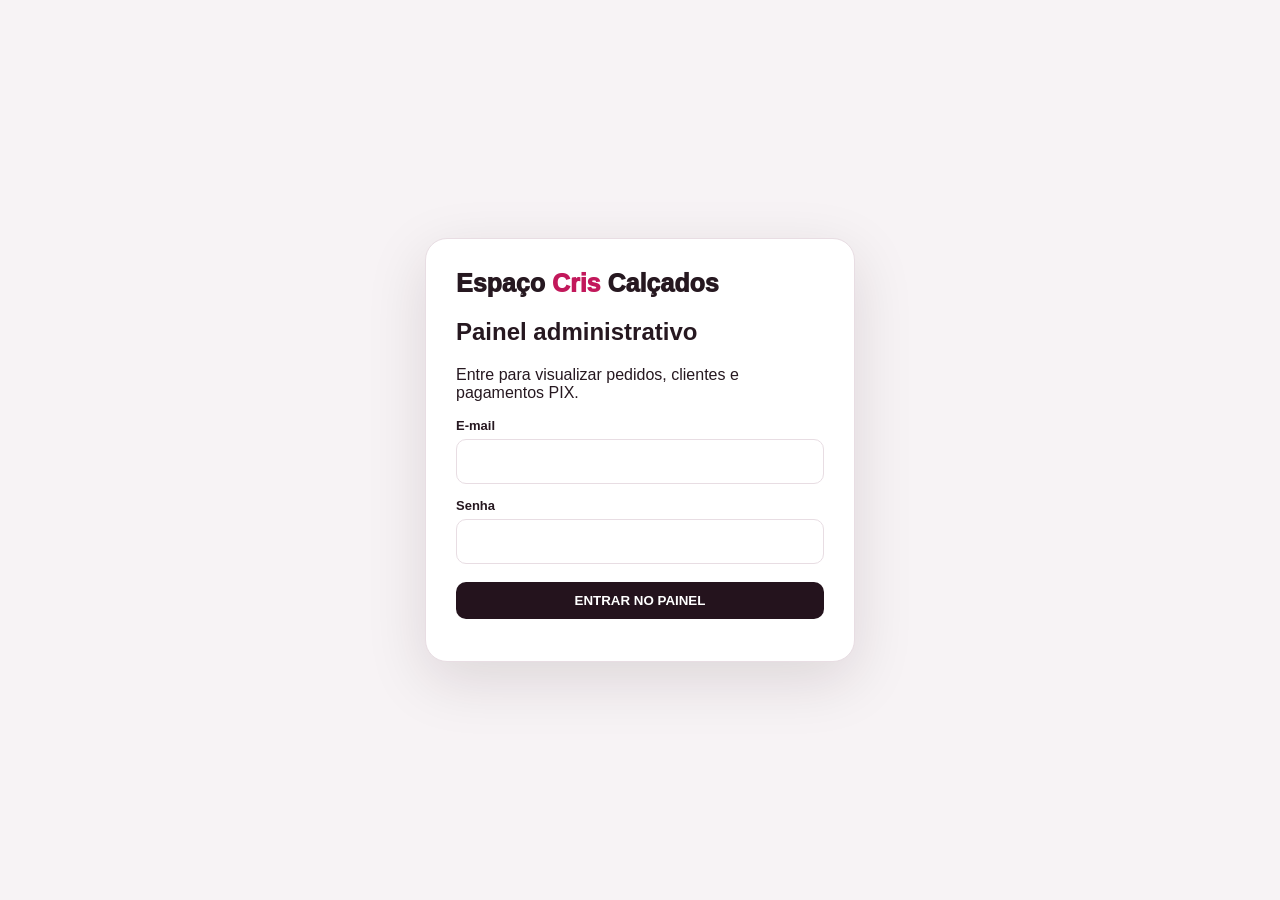
<file: admin.html>
<!doctype html>
<html lang="pt-BR"><head><meta charset="utf-8"><meta name="viewport" content="width=device-width,initial-scale=1">
<title>Painel Administrativo | Espaço Cris</title>
<style>
:root{--pink:#c2185b;--dark:#24131d;--green:#15803d;--yellow:#a16207;--red:#b91c1c;--line:#e8dde3;--bg:#f7f3f5}*{box-sizing:border-box}body{margin:0;background:var(--bg);color:#261820;font-family:Inter,Segoe UI,Arial,sans-serif}.hidden{display:none!important}.login{min-height:100vh;display:grid;place-items:center;padding:20px}.loginBox{width:min(430px,100%);background:#fff;border:1px solid var(--line);border-radius:22px;padding:30px;box-shadow:0 18px 60px #2b0c1a20}.brand{font-size:25px;font-weight:950;margin-bottom:8px}.brand span{color:var(--pink)}label{display:block;font-weight:800;font-size:13px;margin:14px 0 6px}input{width:100%;padding:13px;border:1px solid var(--line);border-radius:10px;font-size:15px}.btn{border:0;border-radius:10px;padding:11px 15px;font-weight:900;cursor:pointer}.primary{width:100%;margin-top:18px;background:var(--dark);color:#fff}.msg{margin-top:12px;color:var(--red);font-weight:700}.header{background:linear-gradient(90deg,#65102f,var(--pink));color:#fff;padding:18px 20px;position:sticky;top:0;z-index:10}.headIn{max-width:1250px;margin:auto;display:flex;justify-content:space-between;align-items:center;gap:15px;flex-wrap:wrap}.headIn h1{font-size:21px;margin:0}.headActions{display:flex;gap:8px}.headActions button,.headActions a{border:1px solid #ffffff66;background:#ffffff14;color:#fff;padding:9px 12px;border-radius:9px;text-decoration:none;font-weight:800}.wrap{max-width:1250px;margin:22px auto;padding:0 14px}.stats{display:grid;grid-template-columns:repeat(4,1fr);gap:12px;margin-bottom:18px}.stat{background:#fff;border:1px solid var(--line);border-radius:15px;padding:17px}.stat b{display:block;font-size:25px}.stat span{font-size:12px;color:#756b70}.toolbar{background:#fff;border:1px solid var(--line);border-radius:14px;padding:13px;margin-bottom:15px;display:flex;gap:9px;flex-wrap:wrap}.toolbar input,.toolbar select{padding:10px;border:1px solid var(--line);border-radius:9px}.toolbar input[type="text"]{flex:1;min-width:220px}.bulk{display:flex;align-items:center;gap:7px;font-size:13px;font-weight:800}.bulk input{width:18px;height:18px}.bulkDelete{background:#b91c1c;color:#fff}.orders{display:grid;gap:14px}.card{background:#fff;border:1px solid var(--line);border-left:6px solid #d39a18;border-radius:16px;padding:19px;box-shadow:0 6px 25px #2a10200b}.card.pago{border-left-color:var(--green)}.card.cancelado{border-left-color:var(--red);opacity:.78}.cardHead{display:flex;justify-content:space-between;gap:12px;align-items:start;flex-wrap:wrap}.code{font-size:18px;font-weight:950}.date{font-size:12px;color:#766d73}.badge{padding:6px 10px;border-radius:999px;font-size:11px;font-weight:950;background:#fff3cd;color:#815d00}.badge.pago{background:#dcfce7;color:#166534}.badge.cancelado{background:#fee2e2;color:#991b1b}.details{display:grid;grid-template-columns:1fr 1fr;gap:14px;margin:15px 0}.panel{background:#faf7f9;border-radius:11px;padding:13px;font-size:13px;line-height:1.65}.panel b{color:#2b1821}.items{grid-column:1/-1}.item{display:flex;justify-content:space-between;gap:10px;border-bottom:1px dashed #ddd;padding:6px 0}.totals{margin-left:auto;width:min(330px,100%)}.row{display:flex;justify-content:space-between;padding:4px 0}.row.total{font-size:18px;font-weight:950;color:var(--pink);border-top:1px solid var(--line);padding-top:8px;margin-top:5px}.actions{display:flex;gap:8px;flex-wrap:wrap;margin-top:13px}.ok{background:var(--green);color:#fff}.chat{background:#25d366;color:#fff;text-decoration:none}.neutral{background:#e9e2e6;color:#2f2028}.danger{background:#fee2e2;color:#991b1b}.productsBtn{background:var(--dark);color:#fff}.empty{text-align:center;background:#fff;border-radius:16px;padding:60px;color:#777}.notify{background:#fff6d8;border:1px solid #f2d477;padding:12px;border-radius:11px;margin-bottom:14px;font-weight:800}.free{color:var(--green);font-weight:900}.modal{position:fixed;inset:0;background:#170811aa;display:grid;place-items:center;padding:18px;z-index:100}.modal.hidden{display:none}.modalBox{width:min(720px,100%);max-height:85vh;overflow:auto;background:#fff;border-radius:18px;padding:22px;box-shadow:0 25px 80px #0006}.modalHead{display:flex;justify-content:space-between;align-items:center;gap:12px}.modalHead h2{margin:0;color:var(--dark)}.closeModal{border:0;background:#eee;border-radius:50%;width:38px;height:38px;font-size:22px;cursor:pointer}.productLine{display:grid;grid-template-columns:64px 1fr auto;gap:12px;align-items:center;padding:11px 0;border-bottom:1px solid var(--line)}.productLine img{width:64px;height:64px;object-fit:cover;border-radius:10px;background:#f5eef2}.productLine h4{margin:0 0 4px}.productLine p{margin:0;color:#766d73;font-size:13px}.productLine strong{color:var(--pink)}@media(max-width:800px){.stats{grid-template-columns:repeat(2,1fr)}.details{grid-template-columns:1fr}.items{grid-column:auto}.card{padding:14px}.productLine{grid-template-columns:52px 1fr}.productLine img{width:52px;height:52px}.productLine strong{grid-column:2}}
</style></head><body>
<section id="login" class="login"><form id="loginForm" class="loginBox"><div class="brand">Espaço <span>Cris</span> Calçados</div><h1>Painel administrativo</h1><p>Entre para visualizar pedidos, clientes e pagamentos PIX.</p><label>E-mail</label><input id="email" type="email" required autocomplete="username"><label>Senha</label><input id="password" type="password" required autocomplete="current-password"><button class="btn primary" type="submit">ENTRAR NO PAINEL</button><div id="loginMsg" class="msg"></div></form></section>
<section id="app" class="hidden"><header class="header"><div class="headIn"><div><h1>🛍️ Painel Espaço Cris</h1><small>Pedidos e pagamentos em tempo real</small></div><div class="headActions"><a href="index.html" target="_blank">Ver loja</a><button id="refresh">Atualizar</button><button id="logout">Sair</button><a href="revendedores.html">Revendedores</a></div></div></header><main class="wrap"><div id="notify"></div><div class="stats"><div class="stat"><b id="sTotal">0</b><span>Total de pedidos</span></div><div class="stat"><b id="sPending">0</b><span>Aguardando PIX</span></div><div class="stat"><b id="sPaid">0</b><span>Pagamentos confirmados</span></div><div class="stat"><b id="sRevenue">R$ 0</b><span>Total confirmado</span></div></div><div class="toolbar"><input id="search" type="text" placeholder="Buscar cliente, pedido ou telefone..."><select id="filter"><option value="todos">Todos</option><option value="pendente">Aguardando PIX</option><option value="pago">Pagos</option><option value="cancelado">Cancelados</option></select><label class="bulk"><input id="selectAll" type="checkbox"> Marcar exibidos</label><button id="deleteSelected" class="btn bulkDelete">🗑 Excluir selecionados</button></div><div id="orders" class="orders"></div></main></section>
<div id="productsModal" class="modal hidden" onclick="if(event.target===this)closeProductsModal()"><div class="modalBox"><div class="modalHead"><h2 id="productsModalTitle">Produtos do pedido</h2><button class="closeModal" onclick="closeProductsModal()">×</button></div><div id="productsModalBody"></div></div></div>
<script>
const URL='https://nnhljxmmrqekoxcapdkm.supabase.co',KEY='sb_publishable_mPNEE_t2HTfU5f2rUDwrig_u9ls7HrE';let token=sessionStorage.getItem('admin_token')||'',orders=[],selected=new Set(),firstLoad=true,lastTop='';
const $=s=>document.querySelector(s),money=v=>Number(v||0).toLocaleString('pt-BR',{style:'currency',currency:'BRL'}),esc=s=>String(s??'').replace(/[&<>"']/g,c=>({'&':'&amp;','<':'&lt;','>':'&gt;','"':'&quot;',"'":'&#39;'}[c]));
async function request(path,opt={}){let r=await fetch(URL+path,{...opt,headers:{apikey:KEY,Authorization:'Bearer '+token,'Content-Type':'application/json',...(opt.headers||{})}});if(r.status===401){signout();throw Error('Sessão encerrada.')}let d=await r.json().catch(()=>null);if(!r.ok)throw Error(d?.message||d?.error_description||'Erro '+r.status);return d}
async function login(email,password){let r=await fetch(URL+'/auth/v1/token?grant_type=password',{method:'POST',headers:{apikey:KEY,'Content-Type':'application/json'},body:JSON.stringify({email,password})}),d=await r.json();if(!r.ok)throw Error(d.error_description||'E-mail ou senha incorretos.');token=d.access_token;let ok=await request('/rest/v1/rpc/is_espaco_cris_admin',{method:'POST',body:'{}'});if(ok!==true){token='';throw Error('Este usuário não possui acesso administrativo.')}sessionStorage.setItem('admin_token',token)}
function signout(){sessionStorage.removeItem('admin_token');token='';$('#app').classList.add('hidden');$('#login').classList.remove('hidden')}
$('#loginForm').onsubmit=async e=>{e.preventDefault();let m=$('#loginMsg'),b=e.submitter;m.textContent='';b.disabled=true;b.textContent='ENTRANDO...';try{await login($('#email').value,$('#password').value);showApp()}catch(err){m.textContent=err.message}finally{b.disabled=false;b.textContent='ENTRAR NO PAINEL'}};
async function showApp(){ $('#login').classList.add('hidden');$('#app').classList.remove('hidden');if('Notification'in window&&Notification.permission==='default')Notification.requestPermission();await load()}
function address(e={}){return [e.rua&&e.rua+', '+(e.numero||''),e.complemento,e.bairro,e.cidade&&e.cidade+'/'+(e.estado||''),e.cep&&'CEP '+e.cep].filter(Boolean).map(esc).join('<br>')}
function statusClass(p){return p.status==='cancelado'?'cancelado':p.pagamento_status==='aprovado'?'pago':'pendente'}
function phoneLink(v){let n=String(v||'').replace(/\D/g,'');if(n&&!n.startsWith('55'))n='55'+n;return 'https://wa.me/'+n}
function card(p){let cl=p.clientes||{},items=p.pedido_itens||[],pay=p.pagamentos?.[0]||{},sc=statusClass(p),label=sc==='pago'?'PIX CONFIRMADO':sc==='cancelado'?'CANCELADO':'AGUARDANDO PIX';return `<article class="card ${sc}"><div class="cardHead"><div style="display:flex;gap:10px;align-items:start"><input type="checkbox" style="width:20px;height:20px;margin-top:2px" aria-label="Selecionar pedido" ${selected.has(p.id)?'checked':''} onchange="toggleSelect('${p.id}',this.checked)"><div><div class="code">#${esc(p.codigo||p.id.slice(0,8))}</div><div class="date">${new Date(p.created_at).toLocaleString('pt-BR')}</div></div></div><span class="badge ${sc}">${label}</span></div><div class="details"><div class="panel"><b>Cliente</b><br>${esc(cl.nome)}<br>CPF: ${esc(cl.cpf||'—')}<br>Telefone: ${esc(cl.telefone)}<br>E-mail: ${esc(cl.email||'—')}</div><div class="panel"><b>Endereço de entrega</b><br>${address(p.endereco)}</div><div class="panel items"><b>Itens</b>${items.map(i=>`<div class="item"><span>${esc(i.nome_produto)} • Tam. ${esc(i.tamanho)} • ${i.quantidade} un.</span><b>${money(i.subtotal)}</b></div>`).join('')}</div></div><div class="totals"><div class="row"><span>Subtotal</span><b>${money(p.subtotal)}</b></div><div class="row"><span>Frete</span><b class="${Number(p.frete)===0?'free':''}">${Number(p.frete)===0?'GRÁTIS':money(p.frete)}</b></div><div class="row total"><span>Total</span><span>${money(p.total)}</span></div></div><div class="actions"><button class="btn productsBtn" onclick="showProducts('${p.id}')">👟 Ver produtos</button>${sc==='pendente'?'<button class="btn ok" onclick="confirmPix(\''+p.id+'\')">✓ Confirmar PIX</button>':''}<a class="btn chat" href="${phoneLink(cl.telefone)}" target="_blank">💬 Conversar com cliente</a>${sc!=='cancelado'?'<button class="btn danger" onclick="cancelOrder(\''+p.id+'\')">Cancelar pedido</button>':''}<button class="btn danger" onclick="deleteOrder(\''+p.id+'\',\''+esc(p.codigo||p.id.slice(0,8))+'\')">🗑 Excluir pedido</button></div></article>`}
function showProducts(id){const p=orders.find(x=>x.id===id);if(!p)return;const items=p.pedido_itens||[];$('#productsModalTitle').textContent='Produtos do pedido #'+(p.codigo||p.id.slice(0,8));$('#productsModalBody').innerHTML=items.length?items.map(i=>`<div class="productLine"><img src="${esc(i.imagem||'')}" alt=""><div><h4>${esc(i.nome_produto)}</h4><p>Numeração: <b>${esc(i.tamanho)}</b> • Quantidade: <b>${i.quantidade}</b> • Unitário: ${money(i.preco_unitario)}</p></div><strong>${money(i.subtotal)}</strong></div>`).join(''):'<div class="empty">Nenhum produto registrado neste pedido.</div>';$('#productsModal').classList.remove('hidden')}
function closeProductsModal(){$('#productsModal').classList.add('hidden')}
function render(){let q=$('#search').value.toLowerCase(),f=$('#filter').value,list=orders.filter(p=>{let cl=p.clientes||{},sc=statusClass(p);return(f==='todos'||sc===f)&&[p.codigo,cl.nome,cl.telefone,cl.email].join(' ').toLowerCase().includes(q)});$('#orders').innerHTML=list.length?list.map(card).join(''):'<div class="empty"><h2>Nenhum pedido encontrado</h2><p>As novas compras aparecerão aqui automaticamente.</p></div>';$('#sTotal').textContent=orders.length;$('#sPending').textContent=orders.filter(p=>statusClass(p)==='pendente').length;$('#sPaid').textContent=orders.filter(p=>statusClass(p)==='pago').length;$('#sRevenue').textContent=money(orders.filter(p=>statusClass(p)==='pago').reduce((s,p)=>s+Number(p.total||0),0))}
function beep(){try{let a=new AudioContext(),o=a.createOscillator(),g=a.createGain();o.connect(g);g.connect(a.destination);o.frequency.value=880;g.gain.value=.08;o.start();o.stop(a.currentTime+.25)}catch{}}
async function load(){try{let d=await request('/rest/v1/pedidos?select=*,clientes(*),pedido_itens(*),pagamentos(*)&order=created_at.desc');if(!firstLoad&&d[0]&&d[0].id!==lastTop){beep();$('#notify').innerHTML='<div class="notify">🔔 Nova compra recebida! Confira o pedido abaixo.</div>';if(Notification.permission==='granted')new Notification('Nova compra na Espaço Cris',{body:'Abra o painel para ver os dados e o pagamento.'})}orders=d;lastTop=d[0]?.id||'';firstLoad=false;render()}catch(err){$('#orders').innerHTML='<div class="empty">'+esc(err.message)+'</div>'}}
async function patch(table,id,body){return request('/rest/v1/'+table+'?id=eq.'+id,{method:'PATCH',headers:{Prefer:'return=minimal'},body:JSON.stringify(body)})}
async function confirmPix(id){if(!confirm('Confirma que o PIX deste pedido foi recebido?'))return;await patch('pedidos',id,{pagamento_status:'aprovado',status:'pago',pago_em:new Date().toISOString(),updated_at:new Date().toISOString()});let p=orders.find(x=>x.id===id),pay=p?.pagamentos?.[0];if(pay)await patch('pagamentos',pay.id,{status:'aprovado',updated_at:new Date().toISOString()});await load()}
async function cancelOrder(id){if(!confirm('Cancelar este pedido?'))return;await patch('pedidos',id,{status:'cancelado',pagamento_status:'cancelado',updated_at:new Date().toISOString()});await load()}
async function removeOrder(id){let r=await fetch(URL+'/functions/v1/excluir-pedido',{method:'POST',headers:{apikey:KEY,Authorization:'Bearer '+token,'Content-Type':'application/json'},body:JSON.stringify({pedido_id:id})}),d=await r.json();if(!r.ok||!d.ok)throw Error(d.error||'Falha ao excluir.');selected.delete(id);orders=orders.filter(p=>p.id!==id)}
async function deleteOrder(id,codigo){let backup=orders.find(p=>p.id===id);orders=orders.filter(p=>p.id!==id);selected.delete(id);render();$('#notify').innerHTML='<div class="notify">Excluindo pedido #'+esc(codigo)+'...</div>';try{await removeOrder(id);$('#notify').innerHTML='<div class="notify">Pedido #'+esc(codigo)+' excluído permanentemente.</div>'}catch(err){if(backup&&!orders.some(p=>p.id===id))orders.unshift(backup);render();$('#notify').innerHTML='<div class="notify">Falha ao excluir #'+esc(codigo)+': '+esc(err.message)+'</div>'}}
function visibleOrders(){let q=$('#search').value.toLowerCase(),f=$('#filter').value;return orders.filter(p=>{let cl=p.clientes||{},sc=statusClass(p);return(f==='todos'||sc===f)&&[p.codigo,cl.nome,cl.telefone,cl.email].join(' ').toLowerCase().includes(q)})}
function toggleSelect(id,on){if(on)selected.add(id);else selected.delete(id);$('#selectAll').checked=visibleOrders().length>0&&visibleOrders().every(p=>selected.has(p.id))}
$('#selectAll').onchange=e=>{visibleOrders().forEach(p=>e.target.checked?selected.add(p.id):selected.delete(p.id));render()}
$('#deleteSelected').onclick=async()=>{let ids=visibleOrders().filter(p=>selected.has(p.id)).map(p=>p.id);if(!ids.length){alert('Marque pelo menos um pedido.');return}let backups=orders.filter(p=>ids.includes(p.id));orders=orders.filter(p=>!ids.includes(p.id));ids.forEach(id=>selected.delete(id));$('#selectAll').checked=false;render();let btn=$('#deleteSelected');btn.disabled=true;btn.textContent='EXCLUINDO...';$('#notify').innerHTML='<div class="notify">Excluindo '+ids.length+' pedido(s)...</div>';let results=await Promise.allSettled(ids.map(id=>removeOrder(id))),failedIds=results.map((r,i)=>r.status==='rejected'?ids[i]:null).filter(Boolean);if(failedIds.length){orders=[...backups.filter(p=>failedIds.includes(p.id)),...orders];await load()}btn.disabled=false;btn.textContent='🗑 Excluir selecionados';render();$('#notify').innerHTML='<div class="notify">'+(ids.length-failedIds.length)+' pedido(s) excluído(s).'+(failedIds.length?' '+failedIds.length+' falharam e foram restaurados.':'')+'</div>'}
$('#search').oninput=render;$('#filter').onchange=render;$('#refresh').onclick=load;$('#logout').onclick=signout;if(token)showApp();setInterval(()=>{if(token)load()},3000);
</script></body></html>
</file>
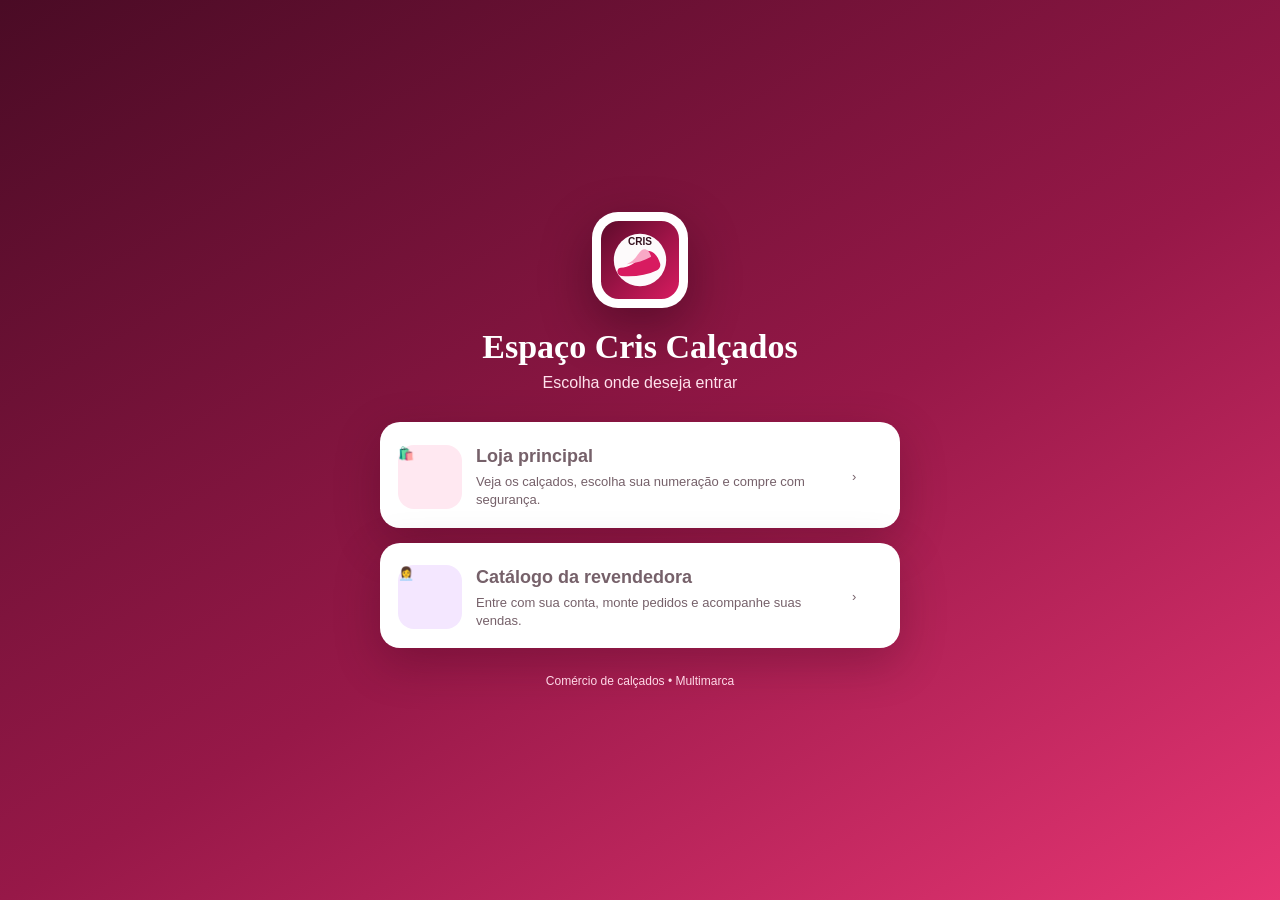
<file: app.html>
<!doctype html><html lang="pt-BR"><head><meta charset="utf-8"><meta name="viewport" content="width=device-width,initial-scale=1,viewport-fit=cover"><meta name="theme-color" content="#8f1748"><meta name="apple-mobile-web-app-capable" content="yes"><meta name="apple-mobile-web-app-status-bar-style" content="black-translucent"><meta name="apple-mobile-web-app-title" content="Espaço Cris"><link rel="manifest" href="/manifest.webmanifest"><link rel="icon" href="/icons/app-icon.svg"><title>Espaço Cris Calçados</title><style>
*{box-sizing:border-box}body{margin:0;min-height:100vh;background:linear-gradient(150deg,#4a0b25,#971848 55%,#e63573);color:#fff;font-family:Inter,Segoe UI,Arial,sans-serif;padding:max(24px,env(safe-area-inset-top)) 20px max(24px,env(safe-area-inset-bottom));display:grid;place-items:center}.app{width:min(520px,100%)}.logo{width:96px;height:96px;margin:auto;border-radius:26px;background:#fff;display:grid;place-items:center;box-shadow:0 18px 50px #21000f66}.logo img{width:78px;height:78px}.head{text-align:center;margin:20px 0 30px}.head h1{font-family:Georgia,serif;font-size:34px;margin:0}.head p{margin:8px 0 0;color:#ffe2ed}.choices{display:grid;gap:15px}.choice{display:grid;grid-template-columns:64px 1fr 30px;align-items:center;gap:14px;background:#fff;color:#301520;text-decoration:none;border-radius:20px;padding:18px;box-shadow:0 15px 45px #30001744;transition:.15s}.choice:active{transform:scale(.98)}.ico{width:64px;height:64px;border-radius:16px;display:grid;place-items:center;font-size:31px;background:#ffe8f1}.choice:nth-child(2) .ico{background:#f4e7ff}.choice b{display:block;font-size:18px}.choice span{display:block;color:#76616a;font-size:13px;line-height:1.4;margin-top:4px}.arrow{font-size:26px;color:#b31855}.foot{text-align:center;color:#ffd8e7;font-size:12px;margin-top:26px}</style></head><body><main class="app"><div class="logo"><img src="/icons/app-icon.svg" alt=""></div><div class="head"><h1>Espaço Cris Calçados</h1><p>Escolha onde deseja entrar</p></div><div class="choices"><a class="choice" href="/index.html"><span class="ico">🛍️</span><span><b>Loja principal</b><span>Veja os calçados, escolha sua numeração e compre com segurança.</span></span><span class="arrow">›</span></a><a class="choice" href="/catalogo/"><span class="ico">👩‍💼</span><span><b>Catálogo da revendedora</b><span>Entre com sua conta, monte pedidos e acompanhe suas vendas.</span></span><span class="arrow">›</span></a></div><div class="foot">Comércio de calçados • Multimarca</div></main><script src="/pwa.js"></script></body></html>
</file>
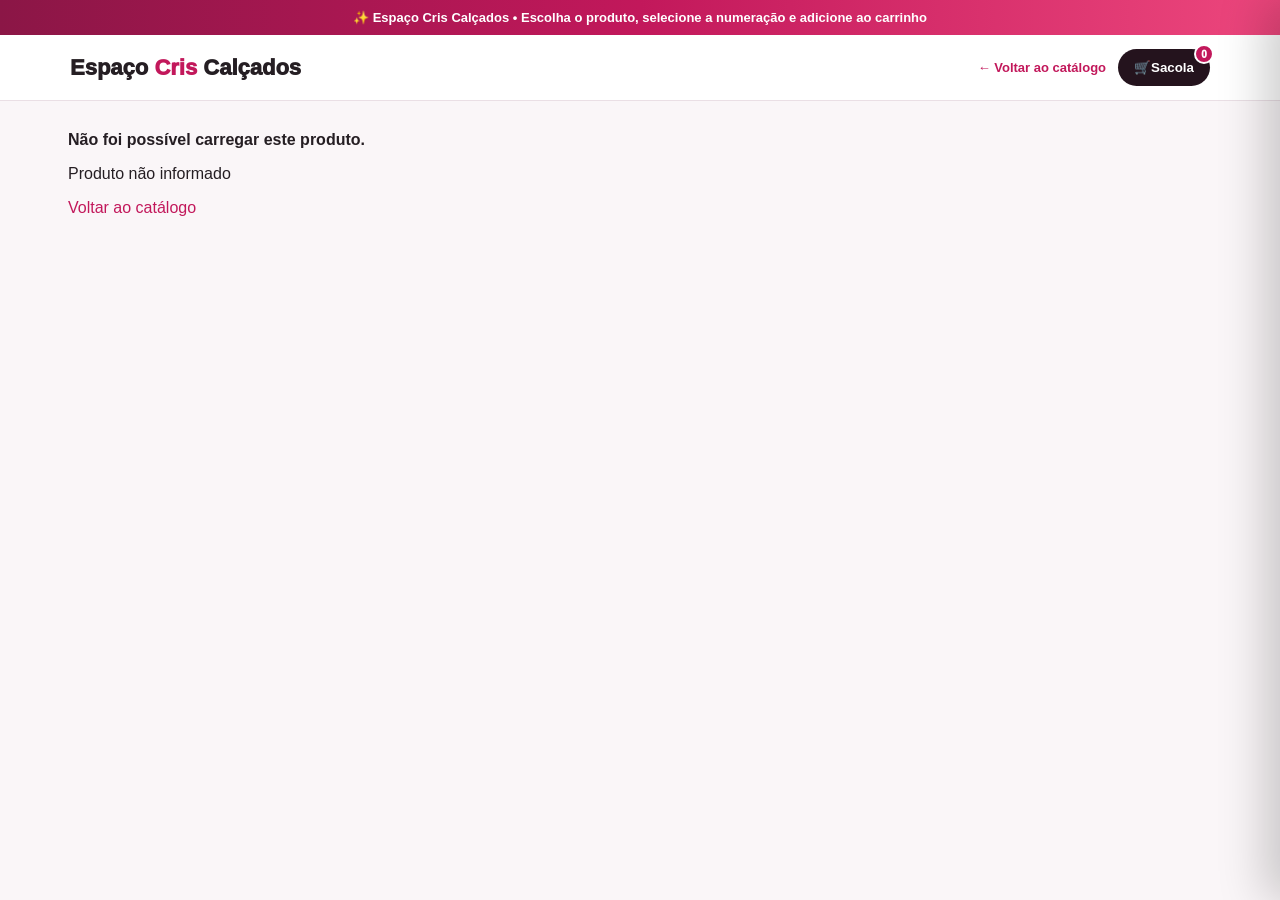
<file: produto.html>
<!doctype html><html lang="pt-BR"><head><meta charset="utf-8"><meta name="viewport" content="width=device-width,initial-scale=1"><title>Produto | Espaço Cris Calçados</title><style>:root{--pink:#c2185b;--dark:#24131d;--wine:#24131d;--line:#eadfe5;--soft:#faf6f8;--muted:#766d73;--green:#16883d}*{box-sizing:border-box}body{margin:0;background:var(--soft);color:#251e23;font-family:Inter,Segoe UI,Arial,sans-serif}.top{background:linear-gradient(90deg,#8b1646,var(--pink),#ed477d);color:#fff;text-align:center;padding:10px;font-weight:800;font-size:13px}header{background:#fff;border-bottom:1px solid var(--line);position:sticky;top:0;z-index:40}.bar{max-width:1180px;margin:auto;padding:14px 20px;display:flex;justify-content:space-between;align-items:center;gap:18px}.brand{font-size:22px;font-weight:950}.brand span{color:var(--pink)}a{color:var(--pink);text-decoration:none}.bar-right{display:flex;align-items:center;gap:12px}.back{font-size:13px;font-weight:800}.bag{position:relative;border:0;background:var(--dark);color:#fff;border-radius:50px;padding:11px 16px;font-weight:900;cursor:pointer}.bag i{font-style:normal}.bag-count{position:absolute;right:-4px;top:-6px;min-width:20px;height:20px;padding:0 5px;border-radius:99px;background:var(--pink);color:#fff;display:grid;place-items:center;font-size:10px;border:2px solid #fff}.wrap{max-width:1180px;margin:30px auto;padding:0 18px}.product{display:grid;grid-template-columns:minmax(0,1.05fr) minmax(360px,.95fr);gap:34px}.gallery,.info{background:#fff;border:1px solid var(--line);border-radius:22px;box-shadow:0 10px 35px #35101f0b}.gallery{padding:18px}.image-stage{position:relative}.main{width:100%;aspect-ratio:1;object-fit:cover;border-radius:16px;background:#f6eef2;display:block}.gallery-arrow{position:absolute;top:50%;transform:translateY(-50%);width:50px;height:50px;border:0;border-radius:50%;background:#fff!important;color:var(--dark)!important;font-size:31px;line-height:1;box-shadow:0 6px 24px #0005;z-index:10;display:grid!important;place-items:center;cursor:pointer;opacity:1!important}.gallery-arrow:hover{background:var(--pink)!important;color:#fff!important}.gallery-arrow.prev{left:12px}.gallery-arrow.next{right:12px}.gallery-arrow[hidden]{display:none!important}.thumbs{display:flex;gap:9px;overflow:auto;margin-top:12px}.thumbs img{width:72px;height:72px;object-fit:cover;border:2px solid transparent;border-radius:10px;cursor:pointer}.thumbs img.active{border-color:var(--pink)}.info{padding:28px}.eyebrow{color:var(--pink);font-size:12px;font-weight:900;text-transform:uppercase;letter-spacing:.08em}.info h1{font-size:30px;line-height:1.15;margin:8px 0}.desc{color:var(--muted);line-height:1.6}.price{font-size:30px;font-weight:950;color:var(--pink);margin:16px 0}.section{margin-top:24px;padding-top:20px;border-top:1px solid var(--line)}.section h3{margin:0 0 12px}.sizes{display:flex;gap:9px;flex-wrap:wrap}.size{min-width:48px;padding:11px 14px;border:1px solid #d9cbd2;border-radius:10px;background:#fff;cursor:pointer;font-weight:800}.size:hover,.size.active{background:var(--pink);border-color:var(--pink);color:#fff}.stock{font-size:13px;color:var(--green);min-height:18px}.qty{display:flex;align-items:center;gap:14px}.qty button{width:42px;height:42px;border:1px solid var(--line);border-radius:10px;background:#fff;font-size:22px;cursor:pointer}.qty b{min-width:24px;text-align:center}.cepbox{background:#faf5f7;border:1px solid var(--line);border-radius:15px;padding:15px}.cepRow{display:flex;gap:9px}.cepRow input{flex:1;min-width:0;padding:13px;border:1px solid #d9cbd2;border-radius:10px;font-size:15px}.cepRow button{padding:13px 16px;border:0;border-radius:10px;background:var(--dark);color:#fff;font-weight:850;cursor:pointer}.frete{margin:10px 0 0;font-size:14px;font-weight:800;min-height:20px}.actions{display:grid;grid-template-columns:1fr 1fr;gap:10px;margin-top:22px}.order,.buy-now{width:100%;padding:16px;border-radius:12px;font-weight:950;font-size:15px;cursor:pointer}.order{border:1px solid var(--pink);background:#fff;color:var(--pink)}.order:hover{background:#fff1f6}.buy-now{border:0;background:var(--dark);color:#fff}.buy-now:hover{background:var(--pink)}.hint{font-size:11px;color:var(--muted);margin:10px 0 0}.whats{display:block;text-align:center;background:#25d366;color:#fff;padding:14px;margin-top:10px;border-radius:12px;font-weight:800}@media(max-width:800px){.product{grid-template-columns:1fr}.info{padding:20px}.bar{padding:12px}.back{display:none}.actions{grid-template-columns:1fr}.cepRow{flex-direction:column}.cepRow button{width:100%}}</style></head><body><div class="top">✨ Espaço Cris Calçados • Escolha o produto, selecione a numeração e adicione ao carrinho</div><header><div class="bar"><div class="brand">Espaço <span>Cris</span> Calçados</div><div class="bar-right"><a class="back" href="index.html#produtos">← Voltar ao catálogo</a><button class="bag" type="button" aria-label="Abrir carrinho"><i>🛒</i> Sacola <b class="bag-count" id="cartCount">0</b></button></div></div></header><main class="wrap"><div id="loading">Carregando produto...</div><div id="content" class="product" style="display:none"><div class="gallery"><div class="image-stage" id="imageStage"><img id="main" class="main" alt="Produto"><button id="imgPrev" class="gallery-arrow prev" type="button" aria-label="Foto anterior">‹</button><button id="imgNext" class="gallery-arrow next" type="button" aria-label="Próxima foto">›</button></div><div id="thumbs" class="thumbs"></div></div><div class="info"><div class="eyebrow">Detalhes do produto</div><h1 id="name"></h1><div id="price" class="price"></div><p id="desc" class="desc"></p><div class="section"><h3>Escolha a numeração</h3><div id="sizes" class="sizes"></div><p id="stock" class="stock">Selecione uma numeração.</p></div><div class="section"><h3>Quantidade</h3><div class="qty"><button id="minus" type="button">−</button><b id="qty">1</b><button id="plus" type="button">+</button></div></div><div class="section"><h3>Calcule o frete</h3><div class="cepbox"><div class="cepRow"><input id="cep" inputmode="numeric" maxlength="9" placeholder="Digite seu CEP"><button id="calc" type="button">Calcular frete</button></div><div id="frete" class="frete">Informe o CEP para consultar a entrega.</div></div></div><div class="actions"><button id="order" class="order" type="button">🛒 Adicionar ao carrinho</button><button id="buyNow" class="buy-now" type="button">Comprar agora</button></div><p class="hint">Assim como em marketplaces: o produto só entra no carrinho depois que você clicar em <b>Adicionar ao carrinho</b>. Você pode voltar e escolher outras sandálias antes de finalizar.</p><a class="whats" href="https://wa.me/5527997787772" target="_blank">💬 Falar com a loja pelo WhatsApp</a></div></div></main><script src="cart.js"></script><script>const SB='https://nnhljxmmrqekoxcapdkm.supabase.co',KEY='sb_publishable_mPNEE_t2HTfU5f2rUDwrig_u9ls7HrE';let p=null,imgs=[],sizes=[],sel='',qty=1,frete=null;const $=s=>document.querySelector(s),money=v=>Number(v||0).toLocaleString('pt-BR',{style:'currency',currency:'BRL'});async function api(path){const r=await fetch(SB+'/rest/v1/'+path,{headers:{apikey:KEY,Authorization:'Bearer '+KEY}});if(!r.ok)throw Error('Supabase HTTP '+r.status);return r.json()}function freight(cep){const unit=Number(p?.preco_promocional||p?.preco||0),sub=unit*qty;if(sub>=200)return 0;const d=Number(cep.replace(/\D/g,'').slice(0,2));if(d>=20&&d<=28)return 14.9;if(d===29)return 17.9;if(d>=1&&d<=19)return 18.9;if(d>=30&&d<=39)return 19.9;if(d>=80&&d<=99)return 24.9;if(d>=70&&d<=79)return 26.9;return 29.9}function calc(){const cep=$('#cep').value.replace(/\D/g,'');if(cep.length!==8){$('#frete').textContent='Digite um CEP válido com 8 números.';frete=null;return}frete=freight(cep);$('#frete').innerHTML=frete===0?'✓ <b>Frete grátis</b> para este pedido.':'✓ Entrega estimada: <b>'+money(frete)+'</b>';sessionStorage.setItem('checkout_cep',cep)}function selectedPrice(){const promo=Number(p?.preco_promocional||0),preco=Number(p?.preco||0);return promo>0&&promo<preco?promo:preco}function cartItem(){return{id:String(p.id),name:p.nome,price:selectedPrice(),image:imgs[0]?.url||'',size:sel,quantity:qty}}(async()=>{try{const id=new URLSearchParams(location.search).get('id');if(!id)throw Error('Produto não informado');const rows=await api('produtos?select=id,nome,descricao,preco,preco_promocional,ativo&id=eq.'+encodeURIComponent(id)+'&ativo=eq.true');if(!rows.length)throw Error('Produto não encontrado');p=rows[0];imgs=await api('produto_imagens?select=url,ordem&produto_id=eq.'+encodeURIComponent(id)+'&order=ordem.asc');try{sizes=await api('produto_tamanhos?select=tamanho,estoque,ativo&produto_id=eq.'+encodeURIComponent(id)+'&ativo=eq.true&order=tamanho.asc')}catch(_){sizes=[]}if(!sizes.length)sizes=['34','35','36','37','38','39','40'].map(tamanho=>({tamanho,consulta:true}));$('#name').textContent=p.nome;$('#desc').textContent=p.descricao||'Escolha sua numeração e quantidade antes de adicionar ao carrinho.';$('#price').textContent=money(selectedPrice());let imgIndex=0;function showImage(i){if(!imgs.length)return;imgIndex=(i+imgs.length)%imgs.length;$('#main').src=imgs[imgIndex].url;document.querySelectorAll('#thumbs img').forEach((x,n)=>x.classList.toggle('active',n===imgIndex));document.querySelectorAll('#thumbs img')[imgIndex]?.scrollIntoView({behavior:'smooth',block:'nearest',inline:'center'})}$('#main').src=imgs[0]?.url||'';$('#thumbs').innerHTML=imgs.map((x,i)=>'<img class="'+(i===0?'active':'')+'" src="'+x.url+'" alt="Foto '+(i+1)+' de '+imgs.length+'">').join('');document.querySelectorAll('#thumbs img').forEach((im,i)=>im.onclick=()=>showImage(i));$('#imgPrev').hidden=imgs.length<2;$('#imgNext').hidden=imgs.length<2;$('#imgPrev').onclick=()=>showImage(imgIndex-1);$('#imgNext').onclick=()=>showImage(imgIndex+1);document.addEventListener('keydown',e=>{if(e.key==='ArrowLeft')showImage(imgIndex-1);if(e.key==='ArrowRight')showImage(imgIndex+1)});let touchX=0;$('#imageStage').addEventListener('touchstart',e=>touchX=e.touches[0].clientX,{passive:true});$('#imageStage').addEventListener('touchend',e=>{const dx=e.changedTouches[0].clientX-touchX;if(Math.abs(dx)>45)showImage(imgIndex+(dx<0?1:-1))},{passive:true});$('#sizes').innerHTML=sizes.map(s=>'<button class="size" type="button">'+s.tamanho+'</button>').join('');document.querySelectorAll('.size').forEach(b=>b.onclick=()=>{sel=b.textContent.trim();document.querySelectorAll('.size').forEach(x=>x.classList.remove('active'));b.classList.add('active');$('#stock').textContent='✓ Numeração '+sel+' selecionada'});$('#plus').onclick=()=>{qty=Math.min(20,qty+1);$('#qty').textContent=qty;if(frete!==null)calc()};$('#minus').onclick=()=>{qty=Math.max(1,qty-1);$('#qty').textContent=qty;if(frete!==null)calc()};$('#calc').onclick=calc;$('#cep').addEventListener('input',e=>{let v=e.target.value.replace(/\D/g,'').slice(0,8);e.target.value=v.length>5?v.slice(0,5)+'-'+v.slice(5):v;if(v.length===8)calc()});const oldCep=sessionStorage.getItem('checkout_cep');if(oldCep){$('#cep').value=oldCep.slice(0,5)+'-'+oldCep.slice(5);calc()}$('#order').onclick=()=>{if(!sel)return alert('Escolha a numeração antes de adicionar ao carrinho.');const ok=window.EspacoCrisCart?.add(cartItem());if(!ok)alert('Não foi possível adicionar. Verifique o limite de 200 itens no carrinho e o limite de 20 unidades deste produto.')};$('#buyNow').onclick=()=>{if(!sel)return alert('Escolha a numeração antes de comprar.');const d=cartItem();sessionStorage.setItem('checkout_produto',JSON.stringify({...d,cep:$('#cep').value.replace(/\D/g,'')}));location.href='checkout.html?id='+encodeURIComponent(p.id)+'&tamanho='+encodeURIComponent(sel)+'&quantidade='+qty+'&cep='+encodeURIComponent(d.cep||'')};$('#loading').style.display='none';$('#content').style.display='grid'}catch(e){$('#loading').innerHTML='<b>Não foi possível carregar este produto.</b><p>'+e.message+'</p><a href="index.html#produtos">Voltar ao catálogo</a>';console.error(e)}})();</script></body></html>
</file>
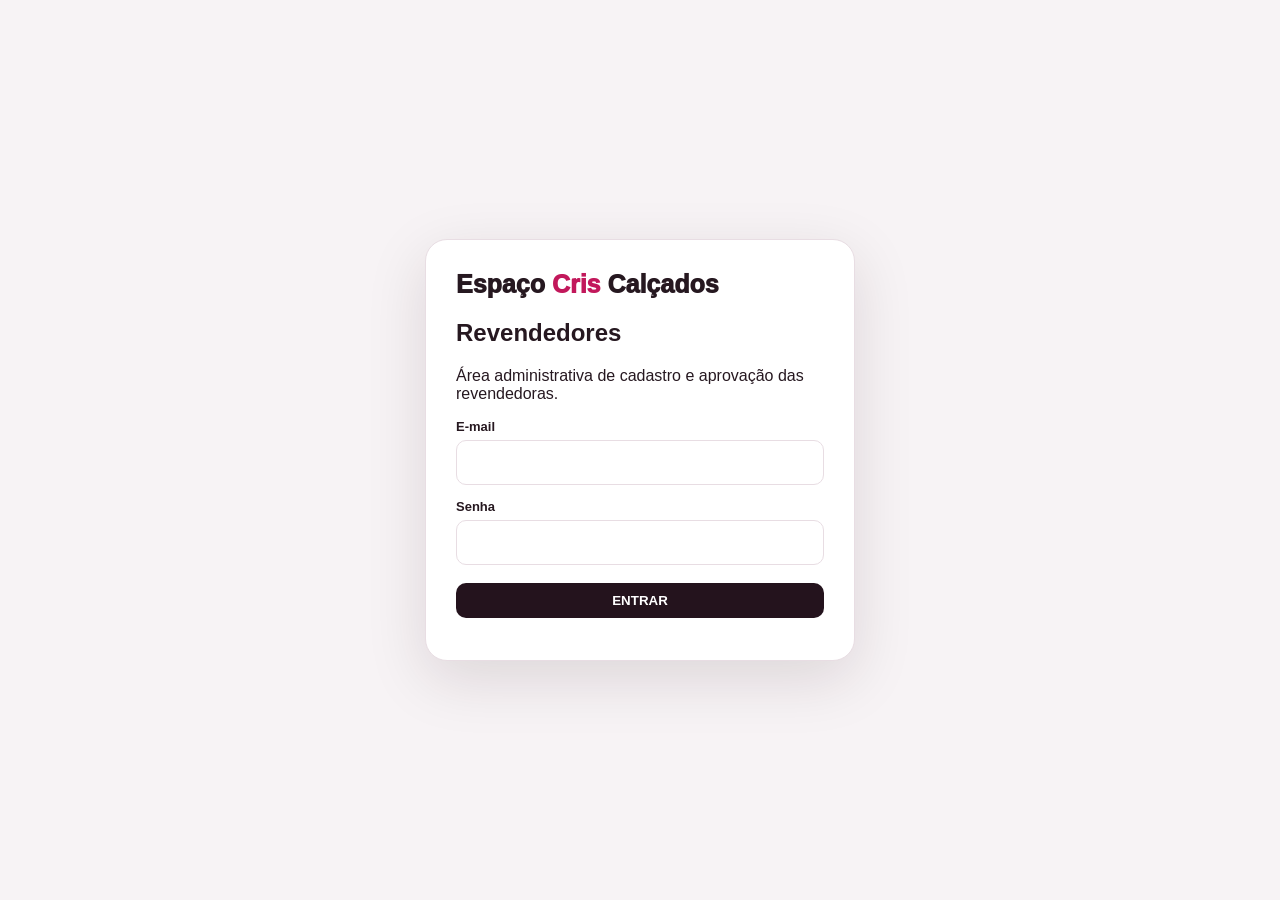
<file: revendedores.html>
<!doctype html>
<html lang="pt-BR">
<head>
<meta charset="utf-8"><meta name="viewport" content="width=device-width,initial-scale=1">
<title>Revendedores | Espaço Cris</title>
<style>
:root{--pink:#c2185b;--dark:#24131d;--green:#15803d;--red:#b91c1c;--line:#e8dde3;--bg:#f7f3f5}*{box-sizing:border-box}body{margin:0;background:var(--bg);color:#261820;font-family:Inter,Segoe UI,Arial,sans-serif}.hidden{display:none!important}.login{min-height:100vh;display:grid;place-items:center;padding:20px}.loginBox{width:min(430px,100%);background:#fff;border:1px solid var(--line);border-radius:22px;padding:30px;box-shadow:0 18px 60px #2b0c1a20}.brand{font-size:25px;font-weight:950;margin-bottom:8px}.brand span{color:var(--pink)}label{display:block;font-weight:800;font-size:13px;margin:14px 0 6px}input{width:100%;padding:13px;border:1px solid var(--line);border-radius:10px;font-size:15px}.btn{border:0;border-radius:10px;padding:10px 14px;font-weight:900;cursor:pointer;text-decoration:none;display:inline-block}.primary{width:100%;margin-top:18px;background:var(--dark);color:#fff}.msg{margin-top:12px;color:var(--red);font-weight:700}.header{background:linear-gradient(90deg,#65102f,var(--pink));color:#fff;padding:18px 20px;position:sticky;top:0;z-index:10}.headIn{max-width:1250px;margin:auto;display:flex;justify-content:space-between;align-items:center;gap:15px;flex-wrap:wrap}.headIn h1{font-size:21px;margin:0}.headActions{display:flex;gap:8px;flex-wrap:wrap}.headActions button,.headActions a{border:1px solid #ffffff66;background:#ffffff14;color:#fff;padding:9px 12px;border-radius:9px;text-decoration:none;font-weight:800}.wrap{max-width:1250px;margin:22px auto;padding:0 14px}.stats{display:grid;grid-template-columns:repeat(3,1fr);gap:12px;margin-bottom:18px}.stat{background:#fff;border:1px solid var(--line);border-radius:15px;padding:17px}.stat b{display:block;font-size:25px}.stat span{font-size:12px;color:#756b70}.finance{display:grid;grid-template-columns:repeat(4,1fr)}.finance .stat{border-top:4px solid var(--pink)}.finance .kela{border-top-color:#2563eb}.finance .rev{border-top-color:#d39a18}.finance .profit{border-top-color:var(--green)}.finance .profit b{color:var(--green)}.toolbar{background:#fff;border:1px solid var(--line);border-radius:14px;padding:13px;margin-bottom:15px;display:flex;gap:9px;flex-wrap:wrap}.toolbar input{flex:1;min-width:220px}.list{display:grid;gap:14px}.card{background:#fff;border:1px solid var(--line);border-left:6px solid #d39a18;border-radius:16px;padding:18px;box-shadow:0 6px 25px #2a10200b}.card.approved{border-left-color:var(--green)}.card.inactive{border-left-color:var(--red);opacity:.8}.head{display:flex;justify-content:space-between;gap:12px;align-items:start;flex-wrap:wrap}.name{font-size:19px;font-weight:950}.meta{font-size:13px;color:#766d73;line-height:1.7;margin-top:4px}.badge{padding:6px 10px;border-radius:999px;font-size:11px;font-weight:950;background:#fff3cd;color:#815d00}.badge.ok{background:#dcfce7;color:#166534}.badge.off{background:#fee2e2;color:#991b1b}.grid{display:grid;grid-template-columns:repeat(4,1fr);gap:10px;margin-top:15px}.box{background:#faf7f9;border-radius:11px;padding:12px;font-size:13px;line-height:1.55}.box b{display:block;color:#2b1821;margin-bottom:2px}.actions{display:flex;gap:8px;flex-wrap:wrap;margin-top:14px}.ok{background:var(--green);color:#fff}.neutral{background:#e9e2e6;color:#2f2028}.danger{background:#fee2e2;color:#991b1b}.empty{text-align:center;background:#fff;border-radius:16px;padding:60px;color:#777}.notify{background:#fff6d8;border:1px solid #f2d477;padding:12px;border-radius:11px;margin-bottom:14px;font-weight:800}.orders{margin-top:15px;border:1px solid var(--line);border-radius:13px;overflow:hidden}.orders summary{cursor:pointer;list-style:none;padding:13px 15px;background:#fff7fa;color:#6d1237;font-weight:950;display:flex;align-items:center;justify-content:space-between}.orders summary::-webkit-details-marker{display:none}.orders summary:after{content:'⌄';font-size:20px;transition:.2s}.orders[open] summary:after{transform:rotate(180deg)}.ordersBody{padding:12px;display:grid;gap:12px;background:#fcfafb}.order{border:1px solid var(--line);border-radius:12px;background:#fff;padding:14px}.orderHead{display:flex;justify-content:space-between;gap:12px;align-items:start;flex-wrap:wrap;border-bottom:1px solid var(--line);padding-bottom:10px;margin-bottom:10px}.orderCode{font-weight:950;color:#3b1b2a}.orderStatus{font-size:11px;font-weight:900;border-radius:999px;padding:5px 9px;background:#fff3cd;color:#815d00}.client{background:#faf7f9;padding:10px;border-radius:9px;font-size:13px;line-height:1.55;margin-bottom:10px}.items{width:100%;border-collapse:collapse;font-size:13px}.items th,.items td{text-align:left;padding:8px 6px;border-bottom:1px solid #f0e8ec}.items th{color:#756b70;font-size:11px;text-transform:uppercase}.items td:last-child,.items th:last-child{text-align:right}.orderTotals{text-align:right;margin-top:10px;line-height:1.6}.orderTotals strong{color:var(--pink);font-size:16px}.noOrders{padding:14px;color:#756b70;text-align:center}@media(max-width:800px){.stats,.finance{grid-template-columns:1fr 1fr}.grid{grid-template-columns:1fr 1fr}.card{padding:14px}}@media(max-width:520px){.stats,.finance,.grid{grid-template-columns:1fr}}
</style>
</head>
<body>
<section id="login" class="login"><form id="loginForm" class="loginBox"><div class="brand">Espaço <span>Cris</span> Calçados</div><h1>Revendedores</h1><p>Área administrativa de cadastro e aprovação das revendedoras.</p><label>E-mail</label><input id="email" type="email" required autocomplete="username"><label>Senha</label><input id="password" type="password" required autocomplete="current-password"><button class="btn primary" type="submit">ENTRAR</button><div id="loginMsg" class="msg"></div></form></section>
<section id="app" class="hidden"><header class="header"><div class="headIn"><div><h1>👩‍💼 Revendedores</h1><small>Cadastros, aprovação e comissão</small></div><div class="headActions"><a href="admin.html">← Voltar ao painel</a><a href="index.html" target="_blank">Ver loja</a><button id="refresh">Atualizar</button><button id="logout">Sair</button></div></div></header>
<main class="wrap"><div id="notify"></div><div class="stats"><div class="stat"><b id="sTotal">0</b><span>Total de revendedoras</span></div><div class="stat"><b id="sPending">0</b><span>Aguardando aprovação</span></div><div class="stat"><b id="sActive">0</b><span>Ativas</span></div></div><div class="stats finance"><div class="stat"><b id="fSales">R$ 0,00</b><span>Total vendido</span></div><div class="stat kela"><b id="fKela">R$ 0,00</b><span>Repassar para a Kela</span></div><div class="stat rev"><b id="fRev">R$ 0,00</b><span>Comissão das revendedoras</span></div><div class="stat profit"><b id="fProfit">R$ 0,00</b><span>Lucro da Espaço Cris</span></div></div><div class="toolbar"><input id="search" type="text" placeholder="Buscar por nome, e-mail ou telefone..."></div><div id="list" class="list"></div></main></section>
<script>
const URL='https://nnhljxmmrqekoxcapdkm.supabase.co',KEY='sb_publishable_mPNEE_t2HTfU5f2rUDwrig_u9ls7HrE';let token=sessionStorage.getItem('admin_token')||'',rows=[];
const $=s=>document.querySelector(s),esc=s=>String(s??'').replace(/[&<>"']/g,c=>({'&':'&amp;','<':'&lt;','>':'&gt;','"':'&quot;',"'":'&#39;'}[c]));
async function request(path,opt={}){let r=await fetch(URL+path,{...opt,headers:{apikey:KEY,Authorization:'Bearer '+token,'Content-Type':'application/json',...(opt.headers||{})}});if(r.status===401){signout();throw Error('Sessão encerrada.')}let d=await r.json().catch(()=>null);if(!r.ok)throw Error(d?.message||d?.error_description||'Erro '+r.status);return d}
async function login(email,password){let r=await fetch(URL+'/auth/v1/token?grant_type=password',{method:'POST',headers:{apikey:KEY,'Content-Type':'application/json'},body:JSON.stringify({email,password})}),d=await r.json();if(!r.ok)throw Error(d.error_description||'E-mail ou senha incorretos.');token=d.access_token;let ok=await request('/rest/v1/rpc/is_espaco_cris_admin',{method:'POST',body:'{}'});if(ok!==true){token='';throw Error('Este usuário não possui acesso administrativo.')}sessionStorage.setItem('admin_token',token)}
function signout(){sessionStorage.removeItem('admin_token');token='';$('#app').classList.add('hidden');$('#login').classList.remove('hidden')}
$('#loginForm').onsubmit=async e=>{e.preventDefault();let m=$('#loginMsg'),b=e.submitter;m.textContent='';b.disabled=true;b.textContent='ENTRANDO...';try{await login($('#email').value,$('#password').value);showApp()}catch(err){m.textContent=err.message}finally{b.disabled=false;b.textContent='ENTRAR'}};
async function showApp(){$('#login').classList.add('hidden');$('#app').classList.remove('hidden');await load()}
function address(r){return [r.rua&&r.rua+', '+(r.numero||''),r.complemento,r.bairro,r.cidade&&r.cidade+'/'+(r.estado||''),r.cep&&'CEP '+r.cep].filter(Boolean).map(esc).join('<br>')||'—'}
function money(v){return Number(v||0).toLocaleString('pt-BR',{style:'currency',currency:'BRL'})}
function itemKela(i){let base=Number(i.base_comissao||0);return base>0?base:Number(i.subtotal||0)/2}
function orderFinance(p){let itens=p.pedido_itens||[],venda=itens.reduce((s,i)=>s+Number(i.subtotal||0),0),kela=itens.reduce((s,i)=>s+itemKela(i),0),rev=itens.reduce((s,i)=>s+Number(i.valor_comissao||0),0);return{venda,kela,rev,lucro:venda-kela-rev}}
function orderCard(p){let c=p.clientes||{},e=p.endereco||{},itens=p.pedido_itens||[],f=orderFinance(p);return `<section class="order"><div class="orderHead"><div><div class="orderCode">Pedido #${esc(String(p.id||'').slice(0,8).toUpperCase())}</div><div class="meta">${p.created_at?new Date(p.created_at).toLocaleString('pt-BR'):'—'}</div></div><span class="orderStatus">${esc(String(p.status||'pendente').toUpperCase())}</span></div><div class="client"><b>Cliente:</b> ${esc(c.nome||e.nome||'—')} · <b>Telefone:</b> ${esc(c.telefone||e.telefone||'—')}${c.email?'<br><b>E-mail:</b> '+esc(c.email):''}${c.cpf||e.cpf?'<br><b>CPF:</b> '+esc(c.cpf||e.cpf):''}<br><b>Entrega:</b> ${address(e)}</div><table class="items"><thead><tr><th>Produto</th><th>Tam.</th><th>Qtd.</th><th>Valor</th></tr></thead><tbody>${itens.map(i=>`<tr><td>${esc(i.nome_produto||'Produto')}</td><td>${esc(i.tamanho||'—')}</td><td>${Number(i.quantidade||0)}</td><td>${money(i.subtotal)}</td></tr>`).join('')||'<tr><td colspan="4">Itens não encontrados</td></tr>'}</tbody></table><div class="orderTotals">Total vendido: <strong>${money(f.venda)}</strong><br>Repassar para a Kela: <b>${money(f.kela)}</b><br>Comissão da revendedora: <b>${money(f.rev)}</b><br>Lucro da Espaço Cris: <b style="color:var(--green)">${money(f.lucro)}</b></div></section>`}
function ordersBlock(r){let pedidos=r.pedidos||[];return `<details class="orders"><summary>Ver o que foi pedido (${pedidos.length})</summary><div class="ordersBody">${pedidos.length?pedidos.map(orderCard).join(''):'<div class="noOrders">Nenhum pedido vinculado.</div>'}</div></details>`}
function card(r){let approved=!!r.aprovado,active=!!r.ativo;return `<article class="card ${approved?'approved':''} ${!active?'inactive':''}"><div class="head"><div><div class="name">${esc(r.nome||'Sem nome')}</div><div class="meta">${esc(r.email||'—')}<br>${esc(r.telefone||'—')}</div></div><span class="badge ${!active?'off':approved?'ok':''}">${!active?'INATIVA':approved?'APROVADA':'AGUARDANDO APROVAÇÃO'}</span></div><div class="grid"><div class="box"><b>Comissão</b>${Number(r.comissao_percentual||30).toLocaleString('pt-BR')}%</div><div class="box"><b>Cadastro</b>${r.created_at?new Date(r.created_at).toLocaleString('pt-BR'):'—'}</div><div class="box"><b>Endereço</b>${address(r)}</div><div class="box"><b>Vendas vinculadas</b>${r.vendas||0} pedido(s)<br><strong>${Number(r.comissao||0).toLocaleString('pt-BR',{style:'currency',currency:'BRL'})}</strong> em comissão</div></div>${ordersBlock(r)}<div class="actions">${!approved&&active?`<button class="btn ok" onclick="approve('${r.id}',true)">✓ Aprovar revendedora</button>`:''}${approved&&active?`<button class="btn danger" onclick="approve('${r.id}',false)">Bloquear aprovação</button>`:''}${active?`<button class="btn neutral" onclick="setActive('${r.id}',false)">Desativar</button>`:`<button class="btn ok" onclick="setActive('${r.id}',true)">Ativar</button>`}<button class="btn neutral" onclick="editCommission('${r.id}',${Number(r.comissao_percentual||30)})">Editar comissão</button><button class="btn danger" onclick="deleteReseller('${r.id}',this)">🗑 Excluir revendedora</button></div></article>`}
function render(){let q=$('#search').value.toLowerCase().trim(),list=rows.filter(r=>[r.nome,r.email,r.telefone].join(' ').toLowerCase().includes(q));$('#list').innerHTML=list.length?list.map(card).join(''):'<div class="empty"><h2>Nenhum revendedor encontrado</h2><p>Os novos cadastros aparecerão aqui.</p></div>';$('#sTotal').textContent=rows.length;$('#sPending').textContent=rows.filter(r=>!r.aprovado&&r.ativo).length;$('#sActive').textContent=rows.filter(r=>r.ativo).length;let pedidos=rows.flatMap(r=>r.pedidos||[]).filter(p=>p.status!=='cancelado'),f=pedidos.reduce((a,p)=>{let x=orderFinance(p);a.venda+=x.venda;a.kela+=x.kela;a.rev+=x.rev;a.lucro+=x.lucro;return a},{venda:0,kela:0,rev:0,lucro:0});$('#fSales').textContent=money(f.venda);$('#fKela').textContent=money(f.kela);$('#fRev').textContent=money(f.rev);$('#fProfit').textContent=money(f.lucro)}
async function load(){try{let [revRows,pedidos]=await Promise.all([request('/rest/v1/revendedoras?select=*&order=created_at.desc'),request('/rest/v1/pedidos?select=id,created_at,revendedora_id,status,total,endereco,observacoes,clientes(nome,email,telefone,cpf),pedido_itens(nome_produto,tamanho,quantidade,preco_unitario,subtotal,base_comissao,valor_comissao)&revendedora_id=not.is.null&order=created_at.desc')]);rows=revRows.map(r=>{let todos=pedidos.filter(p=>p.revendedora_id===r.id),vendas=todos.filter(p=>p.status!=='cancelado'),comissao=vendas.reduce((s,p)=>s+(p.pedido_itens||[]).reduce((x,i)=>x+Number(i.valor_comissao||0),0),0);return{...r,pedidos:todos,vendas:vendas.length,comissao}});render()}catch(err){$('#list').innerHTML='<div class="empty">'+esc(err.message)+'</div>'}}
async function approve(id,value){let action=value?'aprovar':'bloquear a aprovação desta';if(!confirm('Deseja '+action+' revendedora?'))return;try{await patch(id,{aprovado:value,updated_at:new Date().toISOString()});$('#notify').innerHTML='<div class="notify">Revendedora atualizada com sucesso.</div>';await load()}catch(err){alert(err.message)}}
async function editCommission(id,current){let value=prompt('Digite a comissão da revendedora em porcentagem:',String(current).replace('.',','));if(value===null)return;let numero=Number(value.replace(',','.'));if(!Number.isFinite(numero)||numero<0||numero>100){alert('Informe uma comissão entre 0% e 100%.');return}try{await patch(id,{comissao_percentual:numero,updated_at:new Date().toISOString()});$('#notify').innerHTML='<div class="notify">Comissão atualizada para '+numero.toLocaleString('pt-BR')+'%.</div>';await load()}catch(err){alert(err.message)}}
async function setActive(id,value){let action=value?'ativar':'desativar';if(!confirm('Deseja '+action+' esta revendedora?'))return;try{await patch(id,{ativo:value,updated_at:new Date().toISOString()});$('#notify').innerHTML='<div class="notify">Status atualizado com sucesso.</div>';await load()}catch(err){alert(err.message)}}
async function deleteReseller(id,button){
 const registro=rows.find(r=>r.id===id),nome=registro?.nome||'esta revendedora';
 if(!confirm('Excluir definitivamente '+nome+'? Esta ação não pode ser desfeita.'))return;
 const original=rows;rows=rows.filter(r=>r.id!==id);render();
 if(button){button.disabled=true;button.textContent='EXCLUINDO...'}
 try{
  let ok=await request('/rest/v1/rpc/excluir_revendedora_admin',{method:'POST',body:JSON.stringify({p_id:id})});
  if(ok!==true)throw Error('Revendedora não encontrada ou já excluída.');
  $('#notify').innerHTML='<div class="notify">Revendedora excluída com sucesso.</div>';
 }catch(err){
  rows=original;render();
  $('#notify').innerHTML='<div class="notify">Não foi possível excluir: '+esc(err.message)+'</div>';
  alert('Não foi possível excluir: '+err.message);
 }
}
async function patch(id,body){return request('/rest/v1/revendedoras?id=eq.'+id,{method:'PATCH',headers:{Prefer:'return=minimal'},body:JSON.stringify(body)})}
$('#search').oninput=render;$('#refresh').onclick=load;$('#logout').onclick=signout;if(token)showApp();
</script>
</body></html>
</file>
